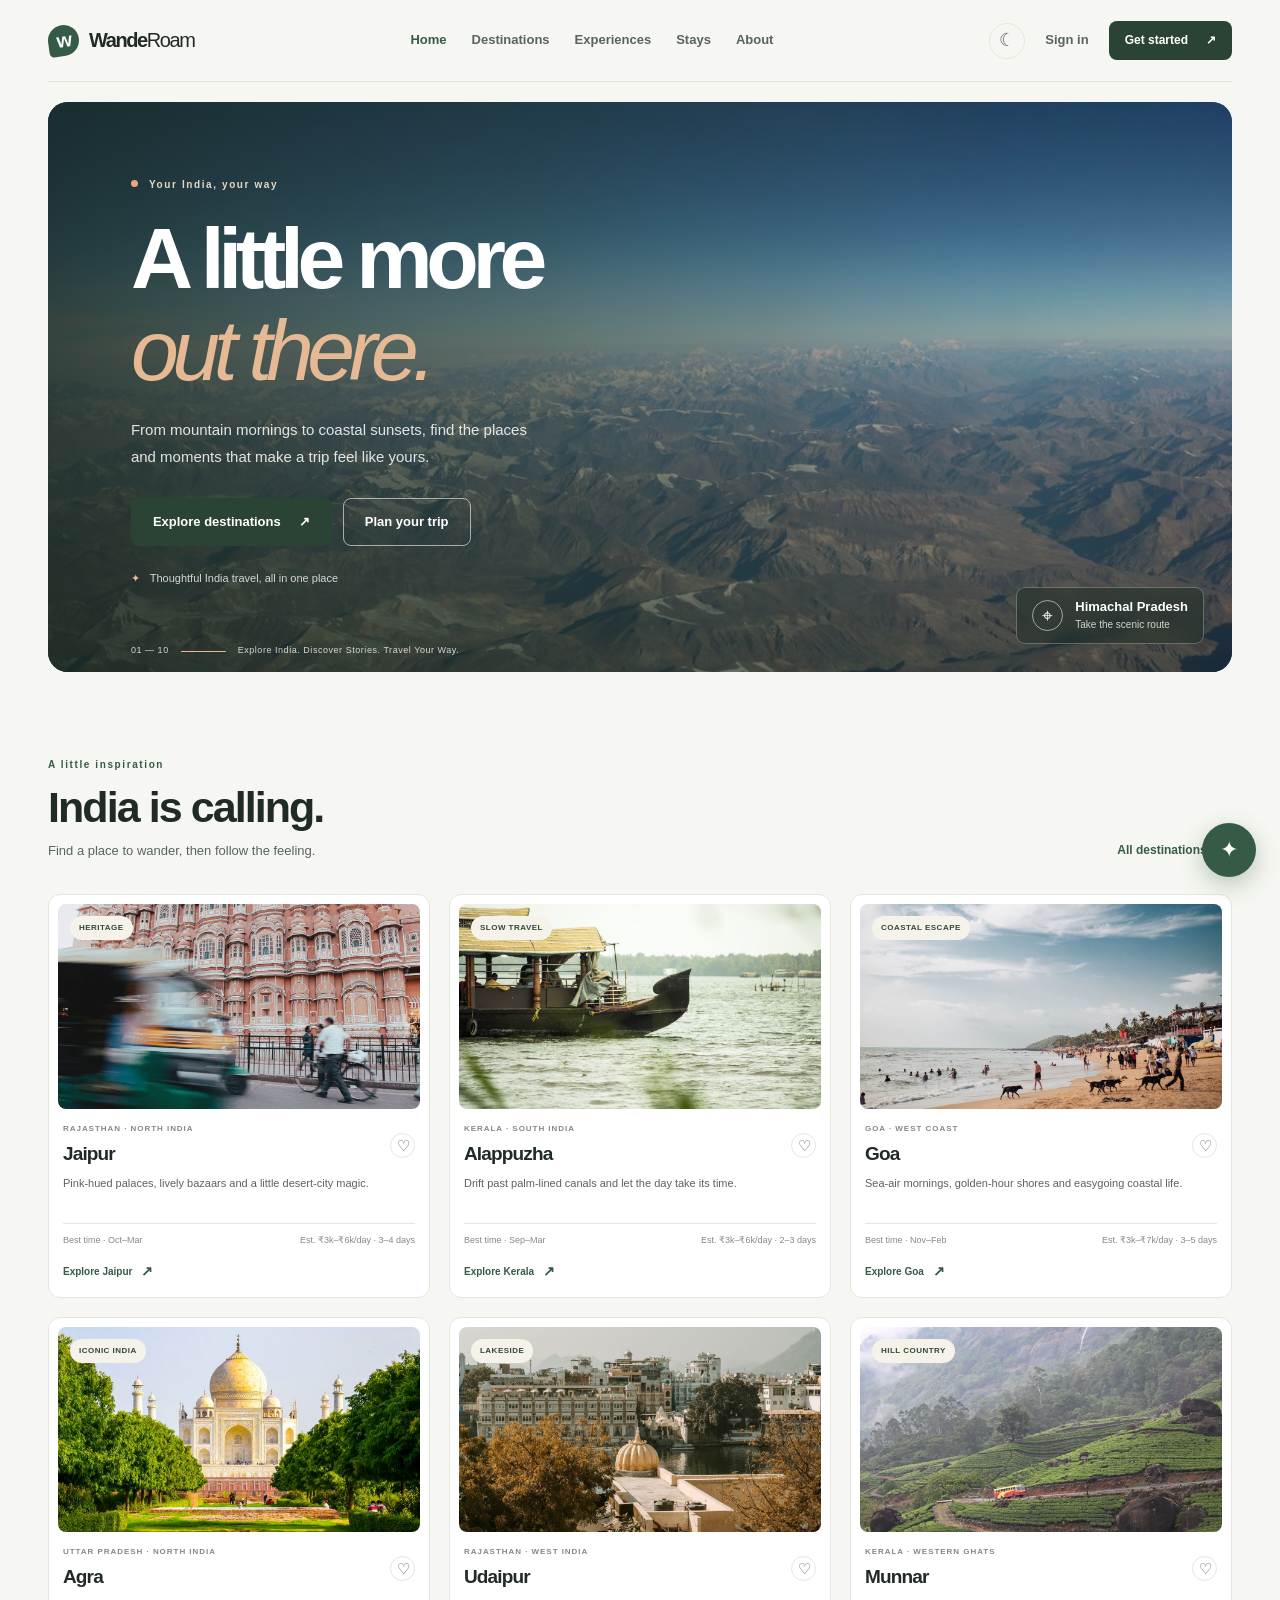
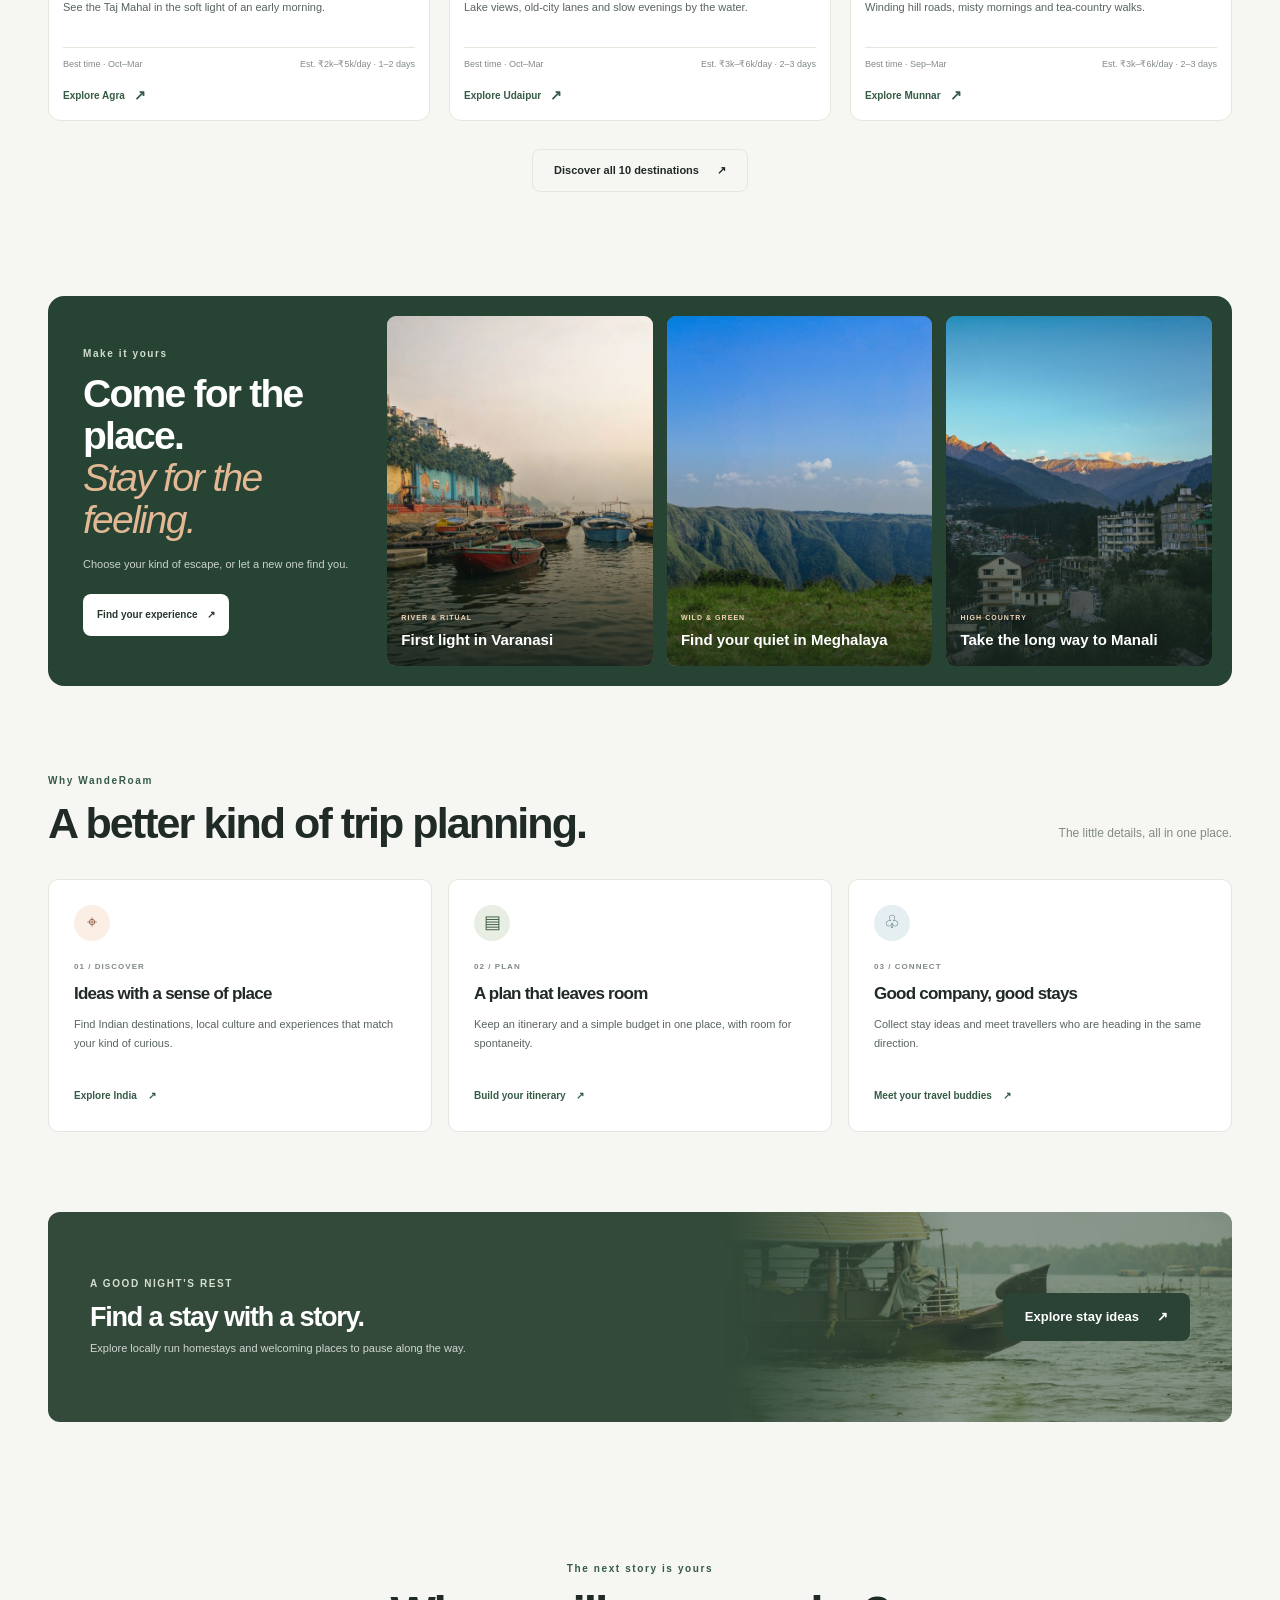
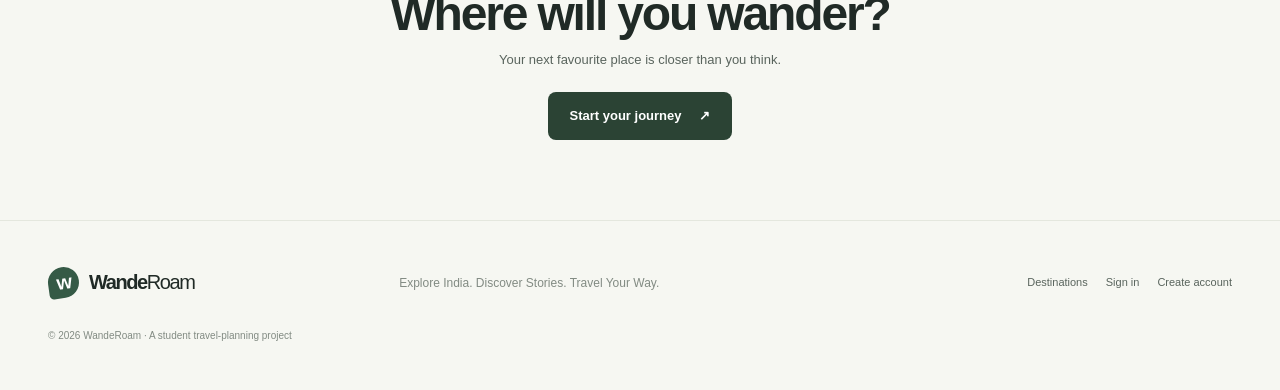
<file: index.html>
<!doctype html>
<html lang="en">
<head>
  <meta charset="utf-8">
  <meta name="viewport" content="width=device-width, initial-scale=1">
  <meta name="theme-color" content="#f6f7f2">
  <meta name="description" content="Find your next Indian escape with WandeRoam: destination ideas, local experiences, stays and easy trip planning.">
  <title>WandeRoam — Explore India, your way</title>
  <link rel="stylesheet" href="layout.css">
  <link rel="stylesheet" href="styles.css">
  <script src="theme.js" defer></script>
  <script src="dashboard.js" defer></script>
  <script src="chatbot.js" defer></script>
</head>
<body>
  <header class="site-header landing-header">
    <a class="brand" href="index.html" aria-label="WandeRoam home"><span class="brand-mark">w</span><span>Wande<span>Roam</span></span></a>
    <nav class="primary-nav" aria-label="Main navigation">
      <a class="active" href="index.html">Home</a><a href="#destinations">Destinations</a><a href="#experiences">Experiences</a><a href="#stays">Stays</a><a href="#about">About</a>
    </nav>
    <div class="header-actions"><button class="icon-button theme-toggle" type="button" data-theme-toggle aria-label="Switch to dark theme" title="Toggle theme"><span aria-hidden="true">☾</span></button><a class="text-link sign-in-link" href="signin.html">Sign in</a><a class="button button-small button-dark" href="register.html">Get started <span aria-hidden="true">↗</span></a></div>
  </header>

  <main>
    <section class="hero-shell hero-banner" aria-labelledby="hero-title">
      <img class="hero-banner-photo" src="assets/images/himalaya-scenic-landscape.jpg" alt="Snow-dusted Himalayan peaks above a green mountain valley" width="1200" height="800" fetchpriority="high">
      <div class="hero-banner-shade"></div>
      <div class="hero-copy hero-banner-copy">
        <p class="eyebrow"><span class="eyebrow-dot"></span> Your India, your way</p>
        <h1 id="hero-title">A little more<br><em>out there.</em></h1>
        <p class="hero-description">From mountain mornings to coastal sunsets, find the places and moments that make a trip feel like yours.</p>
        <div class="hero-actions"><a class="button button-dark" href="#destinations">Explore destinations <span aria-hidden="true">↗</span></a><a class="button button-outline" href="home.html#planner">Plan your trip</a></div>
        <div class="hero-trust"><span aria-hidden="true">✦</span> Thoughtful India travel, all in one place</div>
      </div>
      <div class="hero-caption hero-banner-caption"><span class="caption-icon" aria-hidden="true">⌖</span><span><strong>Himachal Pradesh</strong><small>Take the scenic route</small></span></div>
      <div class="hero-bottom-note"><span>01 — 10</span><span class="hero-line"></span><span>Explore India. Discover Stories. Travel Your Way.</span></div>
    </section>

    <section class="section destination-feature landing-destinations" id="destinations">
      <div class="section-heading"><div><p class="eyebrow">A little inspiration</p><h2>India is calling.</h2><p class="section-intro">Find a place to wander, then follow the feeling.</p></div><a class="arrow-link" href="home.html#destinations">All destinations <span>↗</span></a></div>
      <div class="landing-destination-grid">
        <article class="landing-place-card">
          <a class="landing-place-image" href="home.html#destinations"><img src="assets/images/jaipur-hawa-mahal.jpg" alt="Hawa Mahal's pink sandstone facade in Jaipur" width="1200" height="800" loading="lazy" decoding="async"><span class="place-tag">HERITAGE</span></a>
          <div class="landing-place-info"><div><p class="place-location">RAJASTHAN · NORTH INDIA</p><h3>Jaipur</h3></div><button class="save-place" type="button" aria-label="Save Jaipur" aria-pressed="false">♡</button></div>
          <p class="landing-place-description">Pink-hued palaces, lively bazaars and a little desert-city magic.</p>
          <div class="landing-place-meta"><span>Best time · Oct–Mar</span><span>Est. ₹3k–₹6k/day · 3–4 days</span></div>
          <a class="landing-place-link" href="home.html#destinations">Explore Jaipur <span>↗</span></a>
        </article>
        <article class="landing-place-card">
          <a class="landing-place-image" href="home.html#destinations"><img src="assets/images/kerala-backwaters-houseboat.jpg" alt="Houseboat moving through Kerala's tropical backwaters" width="1200" height="800" loading="lazy" decoding="async"><span class="place-tag">SLOW TRAVEL</span></a>
          <div class="landing-place-info"><div><p class="place-location">KERALA · SOUTH INDIA</p><h3>Alappuzha</h3></div><button class="save-place" type="button" aria-label="Save Alappuzha" aria-pressed="false">♡</button></div>
          <p class="landing-place-description">Drift past palm-lined canals and let the day take its time.</p>
          <div class="landing-place-meta"><span>Best time · Sep–Mar</span><span>Est. ₹3k–₹6k/day · 2–3 days</span></div>
          <a class="landing-place-link" href="home.html#destinations">Explore Kerala <span>↗</span></a>
        </article>
        <article class="landing-place-card">
          <a class="landing-place-image" href="home.html#destinations"><img src="assets/images/goa-beach-coast.jpg" alt="Warm sunset over a sandy Goa beach and Arabian Sea" width="1200" height="800" loading="lazy" decoding="async"><span class="place-tag">COASTAL ESCAPE</span></a>
          <div class="landing-place-info"><div><p class="place-location">GOA · WEST COAST</p><h3>Goa</h3></div><button class="save-place" type="button" aria-label="Save Goa" aria-pressed="false">♡</button></div>
          <p class="landing-place-description">Sea-air mornings, golden-hour shores and easygoing coastal life.</p>
          <div class="landing-place-meta"><span>Best time · Nov–Feb</span><span>Est. ₹3k–₹7k/day · 3–5 days</span></div>
          <a class="landing-place-link" href="home.html#destinations">Explore Goa <span>↗</span></a>
        </article>
        <article class="landing-place-card">
          <a class="landing-place-image" href="home.html#destinations"><img src="assets/images/agra-taj-mahal.jpg" alt="The Taj Mahal framed by its gardens in Agra" width="1200" height="800" loading="lazy" decoding="async"><span class="place-tag">ICONIC INDIA</span></a>
          <div class="landing-place-info"><div><p class="place-location">UTTAR PRADESH · NORTH INDIA</p><h3>Agra</h3></div><button class="save-place" type="button" aria-label="Save Agra" aria-pressed="false">♡</button></div>
          <p class="landing-place-description">See the Taj Mahal in the soft light of an early morning.</p>
          <div class="landing-place-meta"><span>Best time · Oct–Mar</span><span>Est. ₹2k–₹5k/day · 1–2 days</span></div>
          <a class="landing-place-link" href="home.html#destinations">Explore Agra <span>↗</span></a>
        </article>
        <article class="landing-place-card">
          <a class="landing-place-image" href="home.html#destinations"><img src="assets/images/udaipur-lake-palace.jpg" alt="Udaipur palaces and old city beside the lake" width="1200" height="800" loading="lazy" decoding="async"><span class="place-tag">LAKESIDE</span></a>
          <div class="landing-place-info"><div><p class="place-location">RAJASTHAN · WEST INDIA</p><h3>Udaipur</h3></div><button class="save-place" type="button" aria-label="Save Udaipur" aria-pressed="false">♡</button></div>
          <p class="landing-place-description">Lake views, old-city lanes and slow evenings by the water.</p>
          <div class="landing-place-meta"><span>Best time · Oct–Mar</span><span>Est. ₹3k–₹6k/day · 2–3 days</span></div>
          <a class="landing-place-link" href="home.html#destinations">Explore Udaipur <span>↗</span></a>
        </article>
        <article class="landing-place-card">
          <a class="landing-place-image" href="home.html#destinations"><img src="assets/images/munnar-tea-plantations.jpg" alt="Rolling green tea plantations across Munnar's hills" width="1200" height="800" loading="lazy" decoding="async"><span class="place-tag">HILL COUNTRY</span></a>
          <div class="landing-place-info"><div><p class="place-location">KERALA · WESTERN GHATS</p><h3>Munnar</h3></div><button class="save-place" type="button" aria-label="Save Munnar" aria-pressed="false">♡</button></div>
          <p class="landing-place-description">Winding hill roads, misty mornings and tea-country walks.</p>
          <div class="landing-place-meta"><span>Best time · Sep–Mar</span><span>Est. ₹3k–₹6k/day · 2–3 days</span></div>
          <a class="landing-place-link" href="home.html#destinations">Explore Munnar <span>↗</span></a>
        </article>
      </div>
      <div class="destination-more"><a class="button button-outline" href="home.html#destinations">Discover all 10 destinations <span>↗</span></a></div>
    </section>

    <section class="experience-band" id="experiences">
      <div class="experience-heading"><p class="eyebrow">Make it yours</p><h2>Come for the place.<br><em>Stay for the feeling.</em></h2><p>Choose your kind of escape, or let a new one find you.</p><a class="button button-light" href="home.html#destinations">Find your experience <span>↗</span></a></div>
      <a class="experience-tile" href="home.html#destinations"><img src="assets/images/varanasi-ganga-ghats-sunrise.jpg" alt="Boats on the Ganges beside the Varanasi ghats at dawn" width="1200" height="800" loading="lazy" decoding="async"><span><small>RIVER & RITUAL</small><strong>First light in Varanasi</strong></span></a>
      <a class="experience-tile" href="home.html#destinations"><img src="assets/images/meghalaya-waterfall.jpg" alt="Waterfall spilling through Meghalaya's green landscape" width="1200" height="800" loading="lazy" decoding="async"><span><small>WILD & GREEN</small><strong>Find your quiet in Meghalaya</strong></span></a>
      <a class="experience-tile" href="home.html#destinations"><img src="assets/images/manali-snow-mountains.jpg" alt="Snow-topped mountain scenery around Manali" width="1200" height="800" loading="lazy" decoding="async"><span><small>HIGH COUNTRY</small><strong>Take the long way to Manali</strong></span></a>
    </section>

    <section class="section why-section" id="about">
      <div class="section-heading"><div><p class="eyebrow">Why WandeRoam</p><h2>A better kind of trip planning.</h2></div><p class="section-aside">The little details, all in one place.</p></div>
      <div class="feature-grid">
        <article class="feature-card"><span class="feature-icon icon-peach" aria-hidden="true">⌖</span><p class="feature-number">01 / DISCOVER</p><h3>Ideas with a sense of place</h3><p>Find Indian destinations, local culture and experiences that match your kind of curious.</p><a href="#destinations">Explore India <span>↗</span></a></article>
        <article class="feature-card"><span class="feature-icon icon-green" aria-hidden="true">▤</span><p class="feature-number">02 / PLAN</p><h3>A plan that leaves room</h3><p>Keep an itinerary and a simple budget in one place, with room for spontaneity.</p><a href="home.html#planner">Build your itinerary <span>↗</span></a></article>
        <article class="feature-card"><span class="feature-icon icon-blue" aria-hidden="true">♧</span><p class="feature-number">03 / CONNECT</p><h3>Good company, good stays</h3><p>Collect stay ideas and meet travellers who are heading in the same direction.</p><a href="home.html#buddies">Meet your travel buddies <span>↗</span></a></article>
      </div>
    </section>

    <section class="recommendation-strip" id="stays"><div><p class="eyebrow">A GOOD NIGHT'S REST</p><h2>Find a stay with a story.</h2><p>Explore locally run homestays and welcoming places to pause along the way.</p></div><a class="button button-dark" href="home.html#stays">Explore stay ideas <span>↗</span></a><img src="assets/images/kerala-backwaters-houseboat.jpg" alt="A Kerala houseboat moored beside palm-shaded backwaters" width="1200" height="800" loading="lazy" decoding="async"></section>
    <section class="closing-cta"><p class="eyebrow">The next story is yours</p><h2>Where will you wander?</h2><p>Your next favourite place is closer than you think.</p><a class="button button-dark" href="register.html">Start your journey <span>↗</span></a></section>
  </main>
  <footer class="site-footer"><a class="brand" href="index.html"><span class="brand-mark">w</span><span>Wande<span>Roam</span></span></a><p>Explore India. Discover Stories. Travel Your Way.</p><div><a href="#destinations">Destinations</a><a href="signin.html">Sign in</a><a href="signup.html">Create account</a></div><small>© 2026 WandeRoam · A student travel-planning project</small></footer>
</body>
</html>
</file>
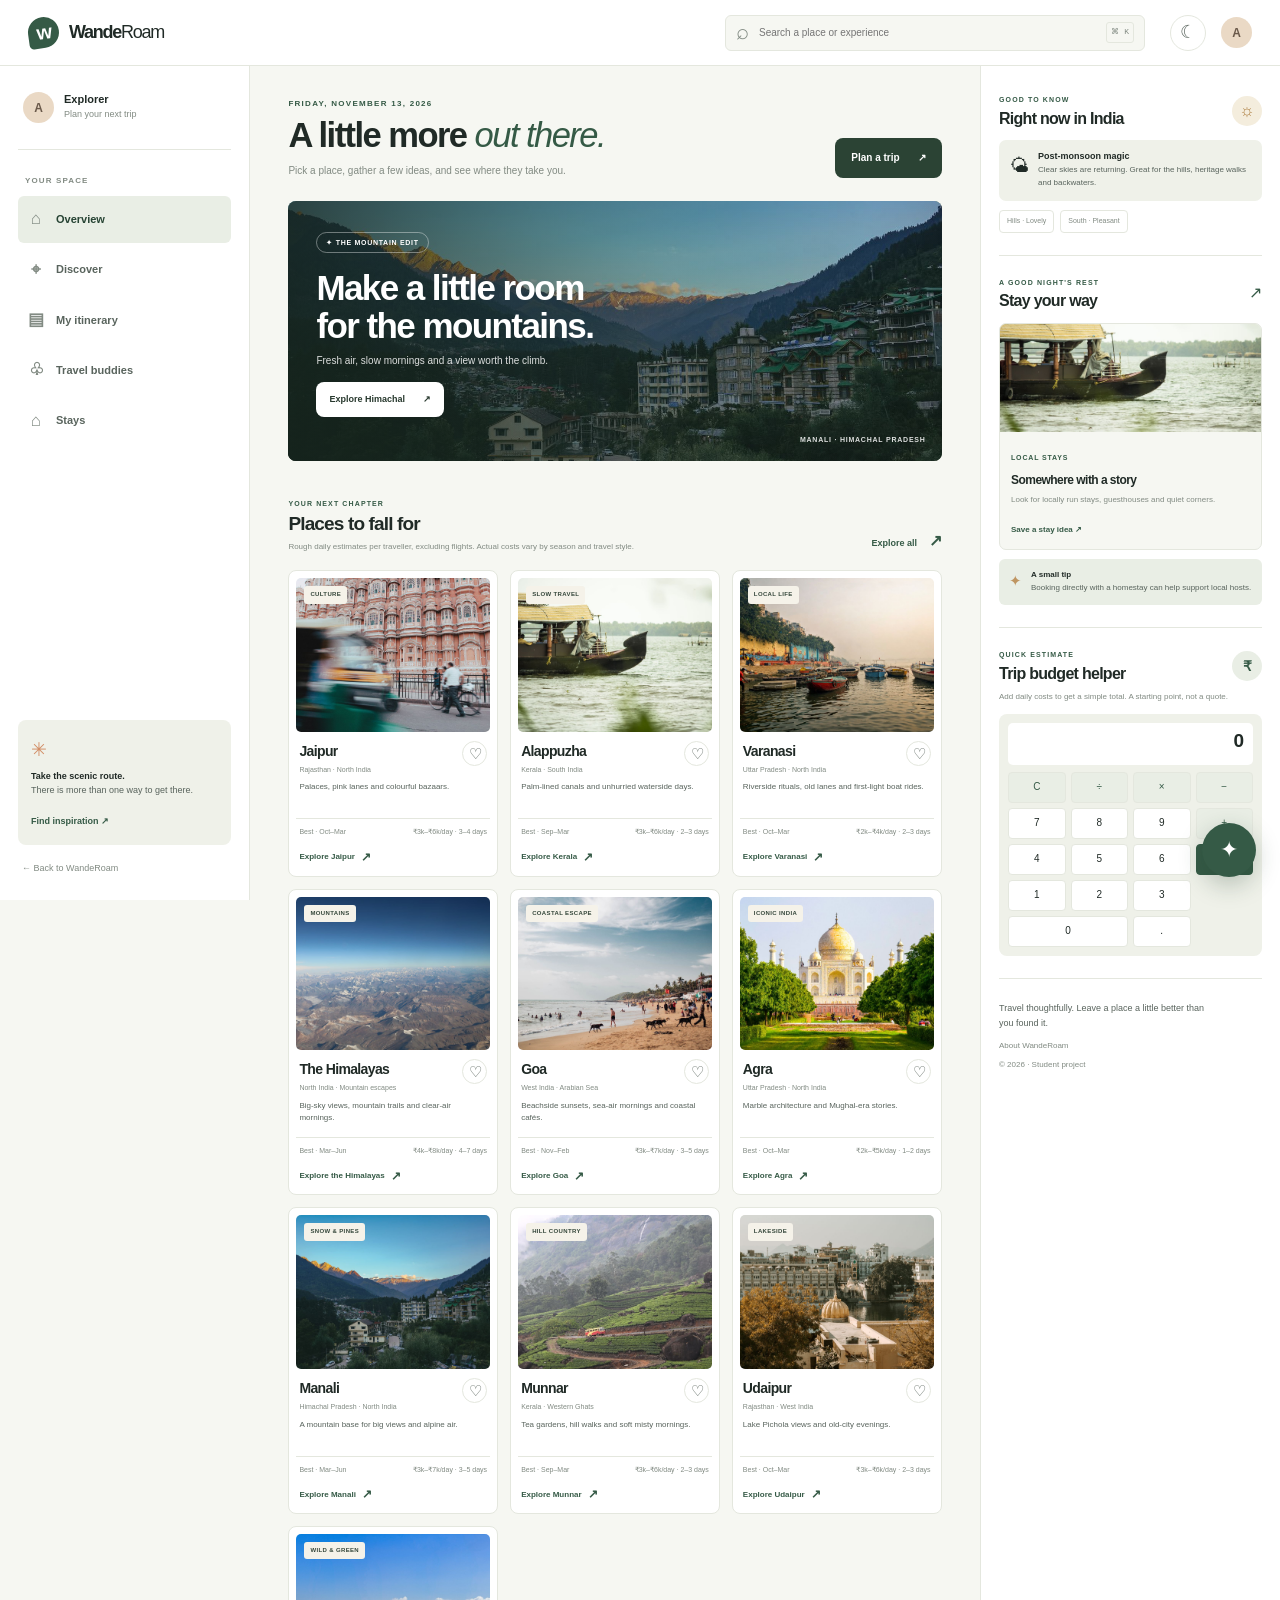
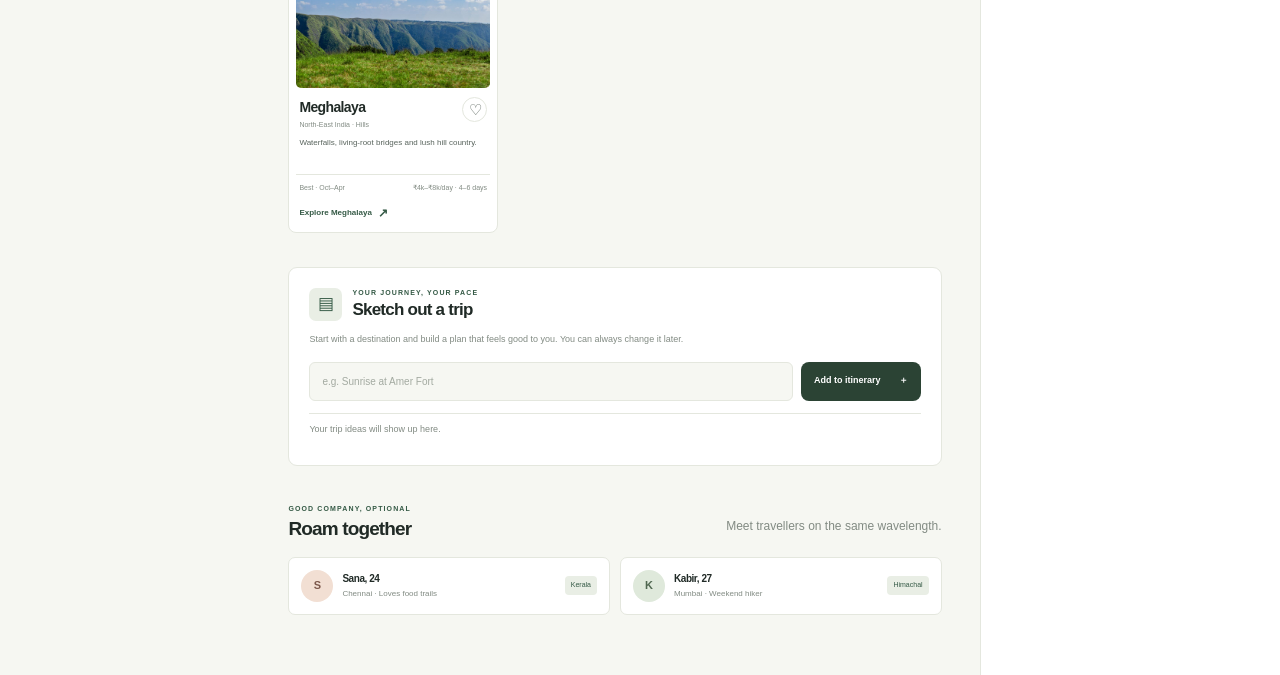
<file: home.html>
<!doctype html>
<html lang="en">
<head>
  <meta charset="utf-8"><meta name="viewport" content="width=device-width, initial-scale=1"><meta name="theme-color" content="#f6f7f2">
  <meta name="description" content="Discover destinations, make an itinerary and keep your India travel ideas together.">
  <title>Your travel dashboard — WandeRoam</title>
  <link rel="stylesheet" href="layout.css"><link rel="stylesheet" href="styles.css">
  <script src="theme.js" defer></script><script src="calculator.js" defer></script><script src="dashboard.js" defer></script><script src="chatbot.js" defer></script>
</head>
<body class="dashboard-page">
  <header class="dashboard-topbar"><button class="icon-button hamburger" type="button" id="menu-toggle" aria-label="Open navigation menu" aria-expanded="false" aria-controls="dashboard-sidebar"><span></span><span></span><span></span></button><a class="brand" href="index.html"><span class="brand-mark">w</span><span>Wande<span>Roam</span></span></a><div class="topbar-search"><span aria-hidden="true">⌕</span><input id="destination-search" type="search" placeholder="Search a place or experience" aria-label="Search destinations"><kbd>⌘ K</kbd></div><div class="topbar-actions"><button class="icon-button theme-toggle" type="button" data-theme-toggle aria-label="Switch to dark theme" title="Toggle theme"><span aria-hidden="true">☾</span></button><a class="topbar-avatar" href="signin.html" aria-label="Sign in">A</a></div></header>
  <div class="dashboard-grid">
    <aside class="dashboard-sidebar" id="dashboard-sidebar">
      <div class="sidebar-profile"><span class="profile-avatar">A</span><span><strong>Explorer</strong><small>Plan your next trip</small></span><button class="sidebar-close icon-button" type="button" id="menu-close" aria-label="Close navigation">×</button></div>
      <p class="sidebar-label">YOUR SPACE</p><nav class="side-nav" aria-label="Dashboard navigation"><a class="selected" href="home.html"><span>⌂</span>Overview</a><a href="#destinations"><span>⌖</span>Discover</a><a href="#planner"><span>▤</span>My itinerary</a><a href="#buddies"><span>♧</span>Travel buddies</a><a href="#stays"><span>⌂</span>Stays</a></nav>
      <div class="sidebar-mini"><span class="mini-spark">✳</span><p><strong>Take the scenic route.</strong><br>There is more than one way to get there.</p><a href="#destinations">Find inspiration ↗</a></div>
      <a class="sidebar-home-link" href="index.html">← Back to WandeRoam</a>
    </aside>
    <main class="dashboard-main">
      <section class="welcome-row"><div><p class="eyebrow">FRIDAY, NOVEMBER 13, 2026</p><h1>A little more <em>out there.</em></h1><p>Pick a place, gather a few ideas, and see where they take you.</p></div><a class="button button-dark" href="#planner">Plan a trip <span>↗</span></a></section>
      <section class="dash-hero"><img src="assets/images/manali-snow-mountains.jpg" alt="Snowy mountain landscape around Manali" width="1200" height="800" fetchpriority="high"><div class="dash-hero-overlay"></div><div class="dash-hero-content"><span class="image-pill">✦ THE MOUNTAIN EDIT</span><h2>Make a little room<br>for the mountains.</h2><p>Fresh air, slow mornings and a view worth the climb.</p><a href="#destinations" class="button button-light">Explore Himachal <span>↗</span></a></div><span class="dash-hero-location">MANALI · HIMACHAL PRADESH</span></section>
      <section class="dash-section" id="destinations"><div class="dash-section-heading"><div><p class="eyebrow">YOUR NEXT CHAPTER</p><h2>Places to fall for</h2><p class="place-budget-note">Rough daily estimates per traveller, excluding flights. Actual costs vary by season and travel style.</p></div><a class="arrow-link" href="#destinations">Explore all <span>↗</span></a></div><div class="place-grid">
        <article class="place-card" data-search="jaipur rajasthan heritage palaces"><a href="#planner" class="place-image"><img src="assets/images/jaipur-hawa-mahal.jpg" alt="Hawa Mahal's ornate pink facade in Jaipur" width="1200" height="800" loading="lazy" decoding="async"><span class="place-tag">CULTURE</span></a><div class="place-card-body"><div><h3>Jaipur</h3><p>Rajasthan · North India</p></div><button class="save-place" type="button" aria-label="Save Jaipur" aria-pressed="false">♡</button></div><p class="place-description">Palaces, pink lanes and colourful bazaars.</p><div class="place-meta"><span>Best · Oct–Mar</span><span>₹3k–₹6k/day · 3–4 days</span></div><a class="place-cta" href="#planner">Explore Jaipur <span>↗</span></a></article>
        <article class="place-card" data-search="alappuzha alleppey kerala backwaters houseboat"><a href="#planner" class="place-image"><img src="assets/images/kerala-backwaters-houseboat.jpg" alt="Houseboat passing through Kerala's lush backwaters" width="1200" height="800" loading="lazy" decoding="async"><span class="place-tag">SLOW TRAVEL</span></a><div class="place-card-body"><div><h3>Alappuzha</h3><p>Kerala · South India</p></div><button class="save-place" type="button" aria-label="Save Alappuzha" aria-pressed="false">♡</button></div><p class="place-description">Palm-lined canals and unhurried waterside days.</p><div class="place-meta"><span>Best · Sep–Mar</span><span>₹3k–₹6k/day · 2–3 days</span></div><a class="place-cta" href="#planner">Explore Kerala <span>↗</span></a></article>
        <article class="place-card" data-search="varanasi uttar pradesh ganges ganga ghats sunrise"><a href="#planner" class="place-image"><img src="assets/images/varanasi-ganga-ghats-sunrise.jpg" alt="Boats on the Ganges beside the Varanasi ghats at dawn" width="1200" height="800" loading="lazy" decoding="async"><span class="place-tag">LOCAL LIFE</span></a><div class="place-card-body"><div><h3>Varanasi</h3><p>Uttar Pradesh · North India</p></div><button class="save-place" type="button" aria-label="Save Varanasi" aria-pressed="false">♡</button></div><p class="place-description">Riverside rituals, old lanes and first-light boat rides.</p><div class="place-meta"><span>Best · Oct–Mar</span><span>₹2k–₹4k/day · 2–3 days</span></div><a class="place-cta" href="#planner">Explore Varanasi <span>↗</span></a></article>
        <article class="place-card" data-search="himalaya himalayas mountains landscape north india"><a href="#planner" class="place-image"><img src="assets/images/himalaya-scenic-landscape.jpg" alt="Snow-dusted Himalayan mountain range" width="1200" height="800" loading="lazy" decoding="async"><span class="place-tag">MOUNTAINS</span></a><div class="place-card-body"><div><h3>The Himalayas</h3><p>North India · Mountain escapes</p></div><button class="save-place" type="button" aria-label="Save the Himalayas" aria-pressed="false">♡</button></div><p class="place-description">Big-sky views, mountain trails and clear-air mornings.</p><div class="place-meta"><span>Best · Mar–Jun</span><span>₹4k–₹8k/day · 4–7 days</span></div><a class="place-cta" href="#planner">Explore the Himalayas <span>↗</span></a></article>
        <article class="place-card" data-search="goa beach coast sea sunset west india"><a href="#planner" class="place-image"><img src="assets/images/goa-beach-coast.jpg" alt="Golden-hour beach along Goa's Arabian Sea coast" width="1200" height="800" loading="lazy" decoding="async"><span class="place-tag">COASTAL ESCAPE</span></a><div class="place-card-body"><div><h3>Goa</h3><p>West India · Arabian Sea</p></div><button class="save-place" type="button" aria-label="Save Goa" aria-pressed="false">♡</button></div><p class="place-description">Beachside sunsets, sea-air mornings and coastal cafés.</p><div class="place-meta"><span>Best · Nov–Feb</span><span>₹3k–₹7k/day · 3–5 days</span></div><a class="place-cta" href="#planner">Explore Goa <span>↗</span></a></article>
        <article class="place-card" data-search="agra taj mahal uttar pradesh heritage"><a href="#planner" class="place-image"><img src="assets/images/agra-taj-mahal.jpg" alt="The Taj Mahal and its gardens in Agra" width="1200" height="800" loading="lazy" decoding="async"><span class="place-tag">ICONIC INDIA</span></a><div class="place-card-body"><div><h3>Agra</h3><p>Uttar Pradesh · North India</p></div><button class="save-place" type="button" aria-label="Save Agra" aria-pressed="false">♡</button></div><p class="place-description">Marble architecture and Mughal-era stories.</p><div class="place-meta"><span>Best · Oct–Mar</span><span>₹2k–₹5k/day · 1–2 days</span></div><a class="place-cta" href="#planner">Explore Agra <span>↗</span></a></article>
        <article class="place-card" data-search="manali himachal snow mountains valley"><a href="#planner" class="place-image"><img src="assets/images/manali-snow-mountains.jpg" alt="Snow-covered mountains in the Manali region" width="1200" height="800" loading="lazy" decoding="async"><span class="place-tag">SNOW & PINES</span></a><div class="place-card-body"><div><h3>Manali</h3><p>Himachal Pradesh · North India</p></div><button class="save-place" type="button" aria-label="Save Manali" aria-pressed="false">♡</button></div><p class="place-description">A mountain base for big views and alpine air.</p><div class="place-meta"><span>Best · Mar–Jun</span><span>₹3k–₹7k/day · 3–5 days</span></div><a class="place-cta" href="#planner">Explore Manali <span>↗</span></a></article>
        <article class="place-card" data-search="munnar tea plantation kerala hills"><a href="#planner" class="place-image"><img src="assets/images/munnar-tea-plantations.jpg" alt="Green tea plantations rolling across Munnar's hills" width="1200" height="800" loading="lazy" decoding="async"><span class="place-tag">HILL COUNTRY</span></a><div class="place-card-body"><div><h3>Munnar</h3><p>Kerala · Western Ghats</p></div><button class="save-place" type="button" aria-label="Save Munnar" aria-pressed="false">♡</button></div><p class="place-description">Tea gardens, hill walks and soft misty mornings.</p><div class="place-meta"><span>Best · Sep–Mar</span><span>₹3k–₹6k/day · 2–3 days</span></div><a class="place-cta" href="#planner">Explore Munnar <span>↗</span></a></article>
        <article class="place-card" data-search="udaipur lake palace pichola rajasthan"><a href="#planner" class="place-image"><img src="assets/images/udaipur-lake-palace.jpg" alt="Udaipur palaces and old city beside the lake" width="1200" height="800" loading="lazy" decoding="async"><span class="place-tag">LAKESIDE</span></a><div class="place-card-body"><div><h3>Udaipur</h3><p>Rajasthan · West India</p></div><button class="save-place" type="button" aria-label="Save Udaipur" aria-pressed="false">♡</button></div><p class="place-description">Lake Pichola views and old-city evenings.</p><div class="place-meta"><span>Best · Oct–Mar</span><span>₹3k–₹6k/day · 2–3 days</span></div><a class="place-cta" href="#planner">Explore Udaipur <span>↗</span></a></article>
        <article class="place-card" data-search="meghalaya waterfalls green landscape northeast india"><a href="#planner" class="place-image"><img src="assets/images/meghalaya-waterfall.jpg" alt="Waterfall tumbling through Meghalaya's green landscape" width="1200" height="800" loading="lazy" decoding="async"><span class="place-tag">WILD & GREEN</span></a><div class="place-card-body"><div><h3>Meghalaya</h3><p>North-East India · Hills</p></div><button class="save-place" type="button" aria-label="Save Meghalaya" aria-pressed="false">♡</button></div><p class="place-description">Waterfalls, living-root bridges and lush hill country.</p><div class="place-meta"><span>Best · Oct–Apr</span><span>₹4k–₹8k/day · 4–6 days</span></div><a class="place-cta" href="#planner">Explore Meghalaya <span>↗</span></a></article>
      </div><p class="search-empty" id="search-empty" hidden>No places match that search yet. Try another destination.</p></section>
      <section class="planner-panel" id="planner"><div class="planner-heading"><span class="planner-icon">▤</span><div><p class="eyebrow">YOUR JOURNEY, YOUR PACE</p><h2>Sketch out a trip</h2></div></div><p class="planner-copy">Start with a destination and build a plan that feels good to you. You can always change it later.</p><form class="itinerary-form" id="itinerary-form"><label class="visually-hidden" for="trip-stop">Add a destination or activity</label><input id="trip-stop" type="text" placeholder="e.g. Sunrise at Amer Fort" required><button class="button button-dark" type="submit">Add to itinerary <span>＋</span></button></form><ul class="itinerary-list" id="itinerary-list" aria-live="polite"><li class="itinerary-empty">Your trip ideas will show up here.</li></ul></section>
      <section class="dash-section" id="buddies"><div class="dash-section-heading"><div><p class="eyebrow">GOOD COMPANY, OPTIONAL</p><h2>Roam together</h2></div><span class="section-aside">Meet travellers on the same wavelength.</span></div><div class="buddy-grid"><article class="buddy-card"><div class="buddy-avatar buddy-one">S</div><div><h3>Sana, 24</h3><p>Chennai · Loves food trails</p></div><span class="buddy-interest">Kerala</span></article><article class="buddy-card"><div class="buddy-avatar buddy-two">K</div><div><h3>Kabir, 27</h3><p>Mumbai · Weekend hiker</p></div><span class="buddy-interest">Himachal</span></article></div></section>
    </main>
    <aside class="dashboard-rail">
      <section class="rail-section rail-season"><div class="rail-heading"><div><p class="eyebrow">GOOD TO KNOW</p><h2>Right now in India</h2></div><span class="weather-icon">☼</span></div><div class="season-card"><span class="season-emoji">🌤</span><div><strong>Post-monsoon magic</strong><p>Clear skies are returning. Great for the hills, heritage walks and backwaters.</p></div></div><div class="season-tags"><span>Hills · Lovely</span><span>South · Pleasant</span></div></section>
      <section class="rail-section" id="stays"><div class="rail-heading"><div><p class="eyebrow">A GOOD NIGHT'S REST</p><h2>Stay your way</h2></div><a class="small-arrow" href="index.html#stays" aria-label="Explore stay options">↗</a></div><article class="stay-card"><img src="assets/images/kerala-backwaters-houseboat.jpg" alt="A houseboat gliding through Kerala's backwaters" width="1200" height="800" loading="lazy" decoding="async"><div><span class="stay-category">LOCAL STAYS</span><h3>Somewhere with a story</h3><p>Look for locally run stays, guesthouses and quiet corners.</p><a href="signup.html">Save a stay idea ↗</a></div></article><article class="stay-tip"><span>✦</span><p><strong>A small tip</strong><br>Booking directly with a homestay can help support local hosts.</p></article></section>
      <section class="rail-section budget-section"><div class="rail-heading"><div><p class="eyebrow">QUICK ESTIMATE</p><h2>Trip budget helper</h2></div><span class="calculator-icon">₹</span></div><p class="calculator-intro">Add daily costs to get a simple total. A starting point, not a quote.</p><div class="calculator" id="calculator"><output class="calculator-display" id="calculator-display" aria-live="polite">0</output><div class="calculator-keys" role="group" aria-label="Budget calculator"><button type="button" data-calc="clear" class="calc-special">C</button><button type="button" data-calc="operator" data-value="/" class="calc-special">÷</button><button type="button" data-calc="operator" data-value="*" class="calc-special">×</button><button type="button" data-calc="operator" data-value="-" class="calc-special">−</button><button type="button" data-calc="digit" data-value="7">7</button><button type="button" data-calc="digit" data-value="8">8</button><button type="button" data-calc="digit" data-value="9">9</button><button type="button" data-calc="operator" data-value="+" class="calc-special">+</button><button type="button" data-calc="digit" data-value="4">4</button><button type="button" data-calc="digit" data-value="5">5</button><button type="button" data-calc="digit" data-value="6">6</button><button type="button" data-calc="equals" class="calc-equals">=</button><button type="button" data-calc="digit" data-value="1">1</button><button type="button" data-calc="digit" data-value="2">2</button><button type="button" data-calc="digit" data-value="3">3</button><button type="button" data-calc="digit" data-value="0" class="calc-zero">0</button><button type="button" data-calc="decimal" data-value=".">.</button></div></div></section>
      <div class="rail-footer"><p>Travel thoughtfully. Leave a place a little better than you found it.</p><a href="index.html">About WandeRoam</a><span>© 2026 · Student project</span></div>
    </aside>
  </div>
  <div class="drawer-scrim" id="drawer-scrim"></div>
</body>
</html>
</file>
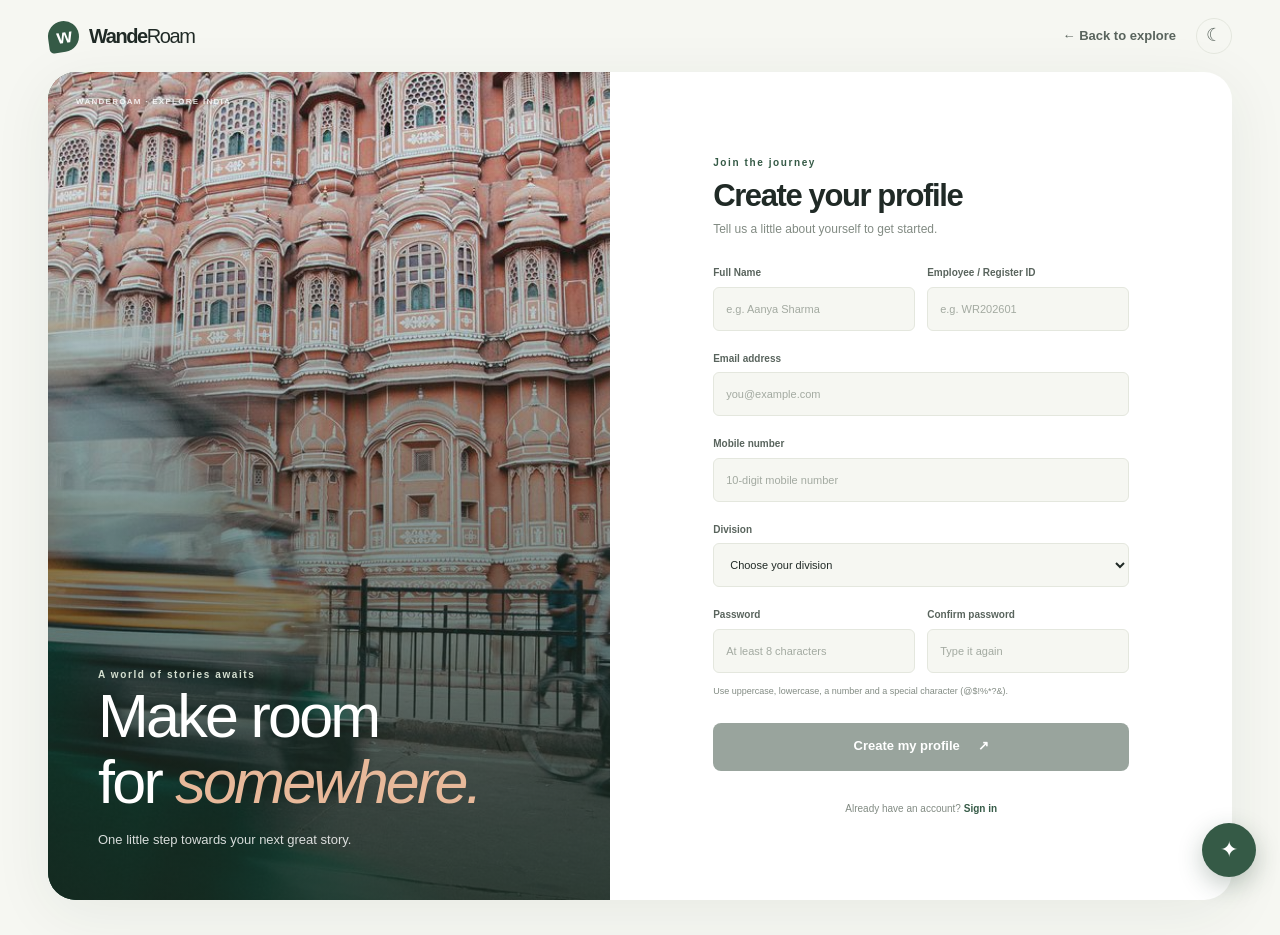
<file: register.html>
<!doctype html>
<html lang="en">
<head>
  <meta charset="utf-8"><meta name="viewport" content="width=device-width, initial-scale=1"><meta name="theme-color" content="#f6f7f2">
  <title>Create your WandeRoam profile</title>
  <link rel="stylesheet" href="layout.css"><link rel="stylesheet" href="styles.css">
  <script src="theme.js" defer></script><script src="validation.js" defer></script>
</head>
<body class="auth-page">
  <header class="site-header auth-header"><a class="brand" href="index.html"><span class="brand-mark">w</span><span>Wande<span>Roam</span></span></a><div class="header-actions"><a class="text-link" href="index.html">← Back to explore</a><button class="icon-button theme-toggle" type="button" data-theme-toggle aria-label="Switch to dark theme" title="Toggle theme"><span aria-hidden="true">☾</span></button></div></header>
  <main class="auth-layout">
    <aside class="auth-visual"><img src="assets/images/jaipur-hawa-mahal.jpg" alt="Hawa Mahal in Jaipur glowing in warm evening light" width="1200" height="800"><div class="auth-visual-content"><span class="eyebrow">A world of stories awaits</span><h1>Make room<br>for <em>somewhere.</em></h1><p>One little step towards your next great story.</p></div><span class="auth-visual-foot">WANDEROAM · EXPLORE INDIA</span></aside>
    <section class="auth-form-wrap"><div class="auth-form-heading"><p class="eyebrow">Join the journey</p><h2>Create your profile</h2><p>Tell us a little about yourself to get started.</p></div>
      <form id="register-form" class="form-card" novalidate>
        <div class="form-row"><div class="field"><label for="fullName">Full Name</label><input id="fullName" name="fullName" type="text" autocomplete="name" placeholder="e.g. Aanya Sharma" aria-describedby="fullName-error" required><span class="error-msg" id="fullName-error"></span></div><div class="field"><label for="empId">Employee / Register ID</label><input id="empId" name="empId" type="text" autocomplete="off" placeholder="e.g. WR202601" aria-describedby="empId-error" required><span class="error-msg" id="empId-error"></span></div></div>
        <div class="field"><label for="email">Email address</label><input id="email" name="email" type="email" autocomplete="email" placeholder="you@example.com" aria-describedby="email-error" required><span class="error-msg" id="email-error"></span></div>
        <div class="field"><label for="mobile">Mobile number</label><input id="mobile" name="mobile" type="tel" inputmode="numeric" autocomplete="tel" placeholder="10-digit mobile number" aria-describedby="mobile-error" required><span class="error-msg" id="mobile-error"></span></div>
        <div class="field"><label for="dept">Division</label><select id="dept" name="dept" aria-describedby="dept-error" required><option value="">Choose your division</option><option>Computer Science & Engineering</option><option>Information Technology</option><option>Electronics & Communication</option><option>Electrical & Electronics</option><option>Mechanical Engineering</option><option>Civil Engineering</option><option>Other</option></select><span class="error-msg" id="dept-error"></span></div>
        <div class="form-row"><div class="field"><label for="password">Password</label><input id="password" name="password" type="password" autocomplete="new-password" placeholder="At least 8 characters" aria-describedby="password-error" required><span class="error-msg" id="password-error"></span></div><div class="field"><label for="confirmPassword">Confirm password</label><input id="confirmPassword" name="confirmPassword" type="password" autocomplete="new-password" placeholder="Type it again" aria-describedby="confirmPassword-error" required><span class="error-msg" id="confirmPassword-error"></span></div></div>
        <p class="password-hint">Use uppercase, lowercase, a number and a special character (@$!%*?&amp;).</p>
        <button id="register-submit" class="button button-dark button-full" type="submit" disabled>Create my profile <span>↗</span></button><p class="form-feedback" id="register-feedback" role="status" aria-live="polite"></p>
        <p class="form-switch">Already have an account? <a href="signin.html">Sign in</a></p>
      </form>
    </section>
  </main>
  <script src="chatbot.js" defer></script>
</body>
</html>
</file>
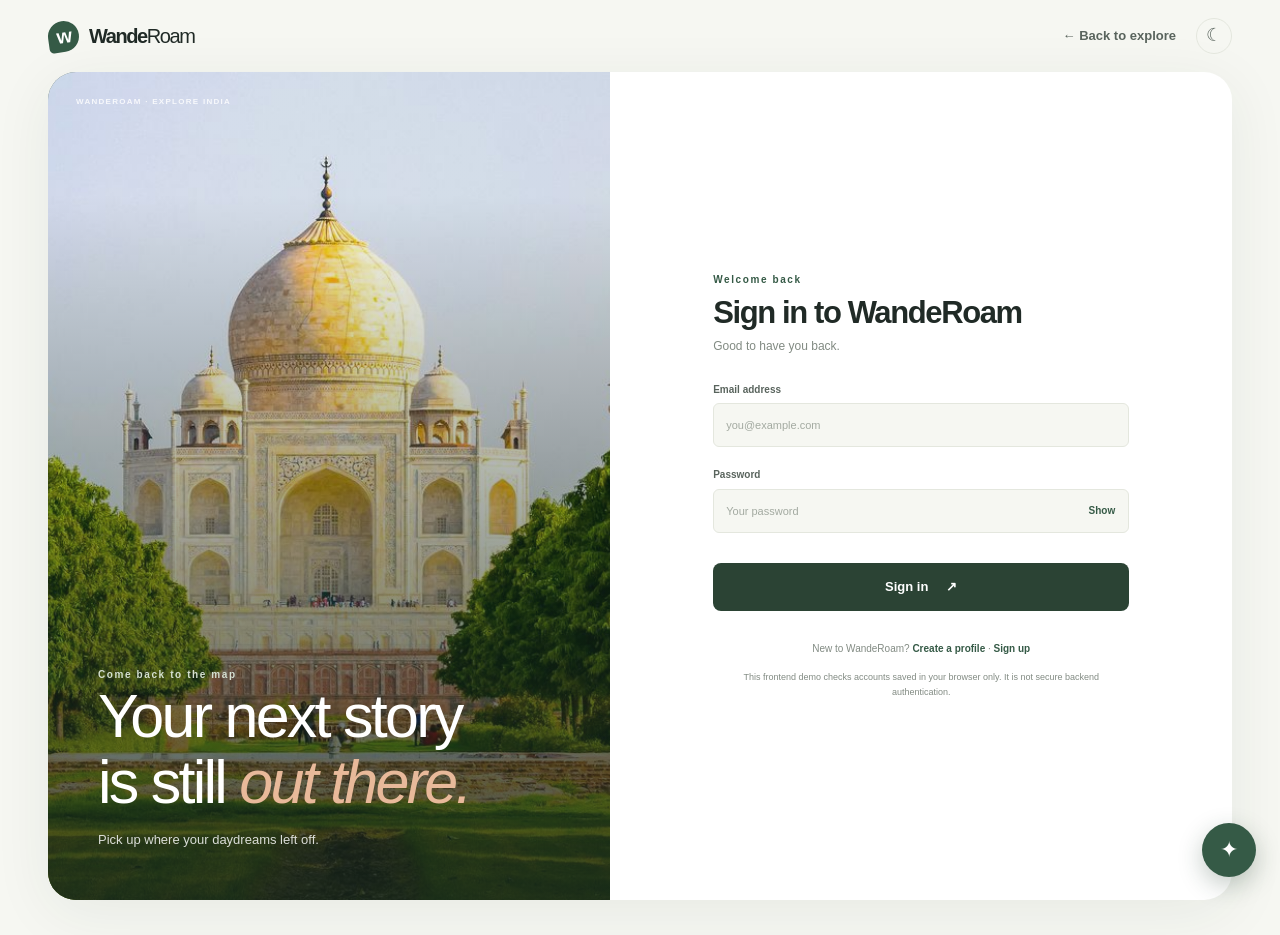
<file: signin.html>
<!doctype html>
<html lang="en">
<head>
  <meta charset="utf-8"><meta name="viewport" content="width=device-width, initial-scale=1"><meta name="theme-color" content="#f6f7f2">
  <title>Sign in — WandeRoam</title>
  <link rel="stylesheet" href="layout.css"><link rel="stylesheet" href="styles.css">
  <script src="theme.js" defer></script><script src="validation.js" defer></script>
</head>
<body class="auth-page">
  <header class="site-header auth-header"><a class="brand" href="index.html"><span class="brand-mark">w</span><span>Wande<span>Roam</span></span></a><div class="header-actions"><a class="text-link" href="index.html">← Back to explore</a><button class="icon-button theme-toggle" type="button" data-theme-toggle aria-label="Switch to dark theme" title="Toggle theme"><span aria-hidden="true">☾</span></button></div></header>
  <main class="auth-layout">
    <aside class="auth-visual signin-visual"><img src="assets/images/agra-taj-mahal.jpg" alt="The Taj Mahal in Agra at the edge of its gardens" width="1200" height="800"><div class="auth-visual-content"><span class="eyebrow">Come back to the map</span><h1>Your next story<br>is still <em>out there.</em></h1><p>Pick up where your daydreams left off.</p></div><span class="auth-visual-foot">WANDEROAM · EXPLORE INDIA</span></aside>
    <section class="auth-form-wrap"><div class="auth-form-heading"><p class="eyebrow">Welcome back</p><h2>Sign in to WandeRoam</h2><p>Good to have you back.</p></div>
      <form id="signin-form" class="form-card" novalidate>
        <div class="field"><label for="signin-email">Email address</label><input id="signin-email" name="email" type="email" autocomplete="email" placeholder="you@example.com" required><span class="error-msg" id="signin-email-error"></span></div>
        <div class="field"><label for="signin-password">Password</label><div class="password-input-wrap"><input id="signin-password" name="password" type="password" autocomplete="current-password" placeholder="Your password" required><button class="password-toggle" type="button" data-password-toggle="signin-password" aria-label="Show password">Show</button></div><span class="error-msg" id="signin-password-error"></span></div>
        <div class="signin-alert" id="signin-alert" role="alert" aria-live="assertive" hidden></div>
        <button class="button button-dark button-full" type="submit">Sign in <span>↗</span></button><p class="form-feedback" id="signin-feedback" role="status" aria-live="polite"></p>
        <p class="form-switch">New to WandeRoam? <a href="register.html">Create a profile</a> · <a href="signup.html">Sign up</a></p>
        <p class="demo-note">This frontend demo checks accounts saved in your browser only. It is not secure backend authentication.</p>
      </form>
    </section>
  </main>
  <script src="chatbot.js" defer></script>
</body>
</html>
</file>
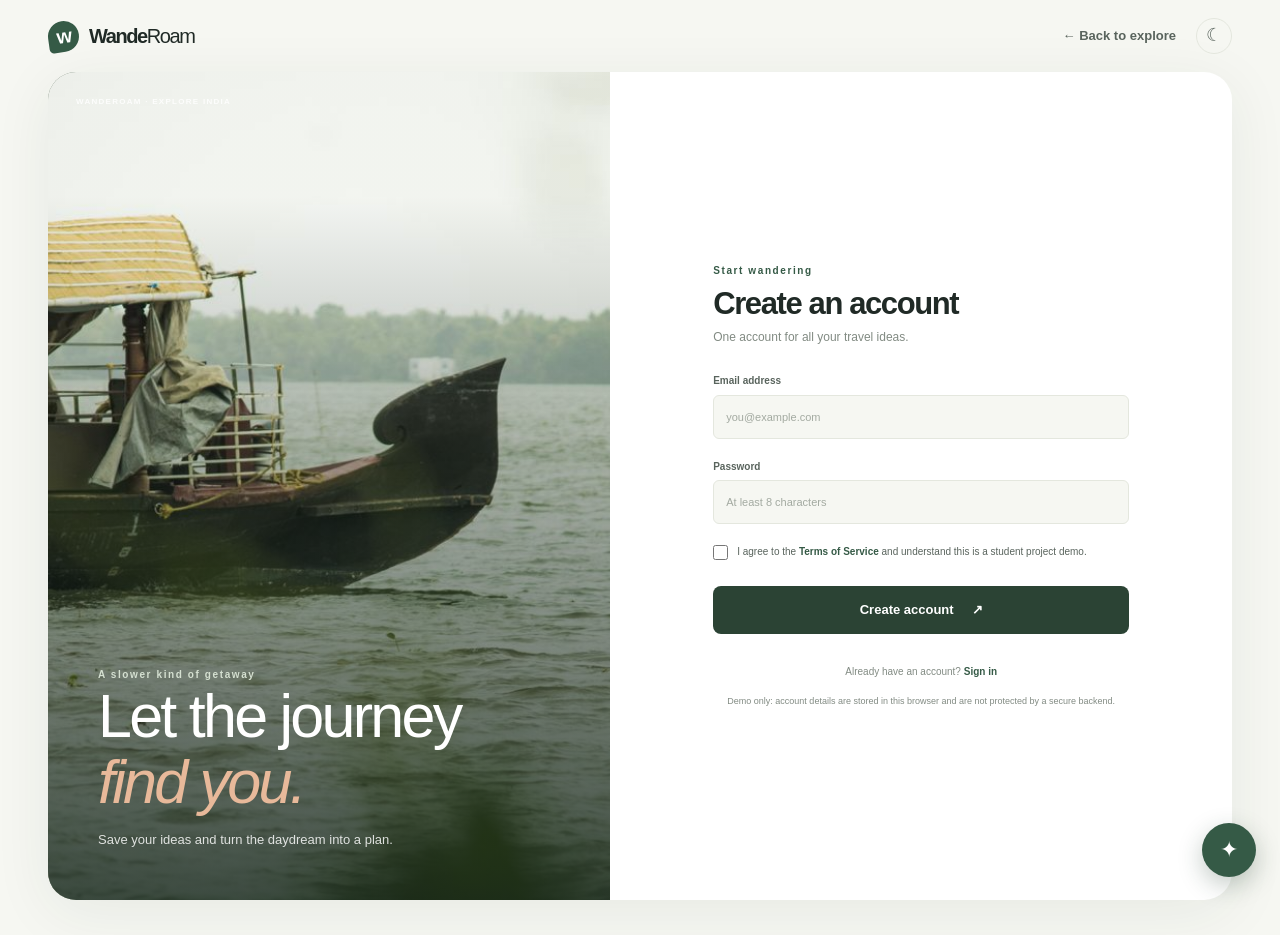
<file: signup.html>
<!doctype html>
<html lang="en">
<head>
  <meta charset="utf-8"><meta name="viewport" content="width=device-width, initial-scale=1"><meta name="theme-color" content="#f6f7f2">
  <title>Sign up — WandeRoam</title>
  <link rel="stylesheet" href="layout.css"><link rel="stylesheet" href="styles.css">
  <script src="theme.js" defer></script><script src="validation.js" defer></script>
</head>
<body class="auth-page">
  <header class="site-header auth-header"><a class="brand" href="index.html"><span class="brand-mark">w</span><span>Wande<span>Roam</span></span></a><div class="header-actions"><a class="text-link" href="index.html">← Back to explore</a><button class="icon-button theme-toggle" type="button" data-theme-toggle aria-label="Switch to dark theme" title="Toggle theme"><span aria-hidden="true">☾</span></button></div></header>
  <main class="auth-layout">
    <aside class="auth-visual signup-visual"><img src="assets/images/kerala-backwaters-houseboat.jpg" alt="Houseboat moving through Kerala's tropical backwaters" width="1200" height="800"><div class="auth-visual-content"><span class="eyebrow">A slower kind of getaway</span><h1>Let the journey<br><em>find you.</em></h1><p>Save your ideas and turn the daydream into a plan.</p></div><span class="auth-visual-foot">WANDEROAM · EXPLORE INDIA</span></aside>
    <section class="auth-form-wrap"><div class="auth-form-heading"><p class="eyebrow">Start wandering</p><h2>Create an account</h2><p>One account for all your travel ideas.</p></div>
      <form id="signup-form" class="form-card" novalidate>
        <div class="field"><label for="signup-email">Email address</label><input id="signup-email" name="email" type="email" autocomplete="email" placeholder="you@example.com" required><span class="error-msg" id="signup-email-error"></span></div>
        <div class="field"><label for="signup-password">Password</label><input id="signup-password" name="password" type="password" autocomplete="new-password" placeholder="At least 8 characters" required><span class="error-msg" id="signup-password-error"></span></div>
        <label class="checkbox-field"><input id="terms" name="terms" type="checkbox"><span>I agree to the <a href="#terms-note">Terms of Service</a> and understand this is a student project demo.</span></label><span class="error-msg" id="terms-error"></span>
        <button class="button button-dark button-full" type="submit">Create account <span>↗</span></button><p class="form-feedback" id="signup-feedback" role="status" aria-live="polite"></p>
        <p class="form-switch">Already have an account? <a href="signin.html">Sign in</a></p>
        <p class="demo-note" id="terms-note">Demo only: account details are stored in this browser and are not protected by a secure backend.</p>
      </form>
    </section>
  </main>
  <script src="chatbot.js" defer></script>
</body>
</html>
</file>
<file: layout.css>
:root {
  color-scheme: light;
  --page: #f6f7f2;
  --surface: #fff;
  --surface-soft: #eff1e9;
  --ink: #202a26;
  --ink-soft: #59645d;
  --muted: #828b83;
  --line: #e4e7de;
  --green: #355a46;
  --green-deep: #264333;
  --green-pale: #e9eee5;
  --peach: #eaa681;
  --blue-pale: #e5eef0;
  --shadow: 0 18px 50px rgba(37, 51, 41, .09);
  --radius: 18px;
  --radius-large: 28px;
}

:root[data-theme="dark"] {
  color-scheme: dark;
  --page: #171d19;
  --surface: #202923;
  --surface-soft: #28332b;
  --ink: #eff3ed;
  --ink-soft: #c1cbc1;
  --muted: #9aa79d;
  --line: #354139;
  --green: #8db99a;
  --green-deep: #c2dcc8;
  --green-pale: #293a2e;
  --peach: #e5a984;
  --blue-pale: #29393b;
  --shadow: 0 18px 50px rgba(0, 0, 0, .24);
}

* { box-sizing: border-box; }
html { scroll-behavior: smooth; scroll-padding-top: 84px; }
body {
  margin: 0;
  background: var(--page);
  color: var(--ink);
  font-family: "DM Sans", sans-serif;
  font-size: 15px;
  line-height: 1.55;
  transition: background-color .2s ease, color .2s ease;
}
button, input, select { font: inherit; }
button, a { -webkit-tap-highlight-color: transparent; }
a { color: inherit; text-decoration: none; }
button { color: inherit; }
img { display: block; max-width: 100%; }
h1, h2, h3, p { margin-top: 0; }
h1, h2, h3 { font-family: Manrope, sans-serif; letter-spacing: -.045em; }
h1, h2 { line-height: 1.08; }
::selection { color: #fff; background: #53765d; }

.site-header {
  width: min(1320px, calc(100% - 96px));
  height: 82px;
  margin: 0 auto;
  display: flex;
  align-items: center;
  justify-content: space-between;
  gap: 30px;
  border-bottom: 1px solid var(--line);
}
.brand { display: inline-flex; align-items: center; gap: 10px; font: 800 20px Manrope, sans-serif; letter-spacing: -.07em; white-space: nowrap; }
.brand > span:last-child > span { font-weight: 500; }
.brand-mark { width: 31px; height: 31px; display: grid; place-items: center; color: #fff; background: var(--green); border-radius: 50% 50% 50% 14%; font: 800 20px Manrope, sans-serif; letter-spacing: -.08em; transform: rotate(-8deg); }
.brand-mark::first-letter { transform: rotate(8deg); }
.primary-nav { display: flex; align-items: center; gap: 32px; height: 100%; }
.primary-nav a, .text-link { font-size: 13px; font-weight: 600; color: var(--ink-soft); transition: color .18s ease; }
.primary-nav a:hover, .primary-nav a.active, .text-link:hover { color: var(--green); }
.header-actions { display: flex; align-items: center; gap: 20px; }
.icon-button { border: 0; background: transparent; cursor: pointer; display: inline-grid; place-items: center; }
.theme-toggle { width: 36px; height: 36px; border: 1px solid var(--line); border-radius: 50%; color: var(--ink-soft); font-size: 18px; transition: background .2s, color .2s; }
.theme-toggle:hover { background: var(--surface-soft); color: var(--ink); }
.button { min-height: 48px; display: inline-flex; align-items: center; justify-content: center; gap: 18px; padding: 0 21px; border: 1px solid transparent; border-radius: 8px; font-size: 13px; font-weight: 700; cursor: pointer; transition: transform .18s ease, background .18s ease, border-color .18s ease; }
.button:hover:not(:disabled) { transform: translateY(-2px); }
.button:disabled { opacity: .48; cursor: not-allowed; }
.button-dark { color: #fff; background: #2b4334; }
.button-dark:hover:not(:disabled) { background: #1d3326; }
.button-light { color: #27382d; background: #fff; }
.button-outline { border-color: var(--line); background: transparent; color: var(--ink); }
.button-outline:hover { border-color: var(--green); }
.button-small { min-height: 39px; padding: 0 15px; font-size: 12px; }
.button-full { width: 100%; margin-top: 10px; }
.eyebrow { margin-bottom: 12px; color: var(--green); font-size: 10px; font-weight: 700; letter-spacing: .16em; line-height: 1.4; }
.eyebrow-dot { width: 7px; height: 7px; display: inline-block; margin: 0 7px 1px 0; border-radius: 50%; background: var(--peach); }
.section { width: min(1200px, calc(100% - 96px)); margin: 0 auto; padding: 104px 0; }
.section-heading { display: flex; align-items: end; justify-content: space-between; gap: 24px; margin-bottom: 32px; }
.section-heading h2 { margin: 0; font-size: clamp(30px, 3.5vw, 43px); }
.arrow-link { color: var(--green); font-size: 12px; font-weight: 700; white-space: nowrap; }
.arrow-link span { padding-left: 9px; font-size: 16px; }
.section-aside { margin: 0 0 4px; color: var(--muted); font-size: 12px; }
.site-footer { min-height: 170px; padding: 38px max(48px, calc((100% - 1200px) / 2)); display: grid; grid-template-columns: 1fr 1.5fr 1fr; align-items: center; gap: 12px 30px; border-top: 1px solid var(--line); }
.site-footer > p { margin: 0; color: var(--muted); font-size: 12px; }
.site-footer > div { justify-self: end; display: flex; gap: 18px; font-size: 11px; color: var(--ink-soft); }
.site-footer > small { grid-column: 1 / -1; color: var(--muted); font-size: 10px; }
.visually-hidden { position: absolute; width: 1px; height: 1px; padding: 0; margin: -1px; overflow: hidden; clip: rect(0,0,0,0); white-space: nowrap; border: 0; }

@media (max-width: 850px) {
  .site-header { width: calc(100% - 48px); gap: 18px; }
  .primary-nav { gap: 17px; }
  .primary-nav a { font-size: 12px; }
  .header-actions { gap: 12px; }
  .section { width: calc(100% - 48px); }
}
@media (max-width: 650px) {
  .site-header { width: calc(100% - 36px); height: 70px; }
  .primary-nav { display: none; }
  .header-actions { gap: 11px; }
  .sign-in-link { display: none; }
  .section { width: calc(100% - 36px); padding: 72px 0; }
  .section-heading { align-items: start; }
  .site-footer { padding: 32px 18px; grid-template-columns: 1fr; text-align: center; justify-items: center; }
  .site-footer > div { justify-self: center; }
  .site-footer > small { grid-column: auto; }
}
</file>
<file: styles.css>
/* Landing page */
.hero-shell { width: min(1320px, calc(100% - 96px)); min-height: 600px; margin: 0 auto; padding: 46px 0 30px; display: grid; grid-template-columns: .87fr 1.13fr; grid-template-rows: 1fr auto; column-gap: 65px; }
.hero-copy { align-self: center; padding: 10px 0 45px 4.5%; }
.hero-copy h1 { margin: 22px 0 22px; font-size: clamp(48px, 6vw, 78px); font-weight: 600; letter-spacing: -.075em; }
.hero-copy h1 em, .story-copy h2 em, .welcome-row h1 em { color: var(--green); font-weight: 500; }
.hero-description { max-width: 385px; margin-bottom: 28px; color: var(--ink-soft); font-size: 15px; line-height: 1.8; }
.hero-actions { display: flex; gap: 11px; flex-wrap: wrap; }
.social-proof { display: flex; align-items: center; gap: 13px; margin-top: 47px; }
.avatar-stack { display: flex; padding-left: 3px; }
.avatar-stack span { width: 30px; height: 30px; display: grid; place-items: center; margin-left: -4px; border: 2px solid var(--page); border-radius: 50%; color: #fff; background: #8c765f; font-size: 9px; font-weight: 700; }
.avatar-stack span:nth-child(2) { background: #72816b; }.avatar-stack span:nth-child(3) { background: #bd8869; }.avatar-stack span:nth-child(4) { color: var(--green); background: var(--green-pale); }
.social-proof p { margin: 0; font-size: 10px; line-height: 1.5; }.social-proof strong { color: var(--ink); font-size: 11px; }.social-proof p span { color: var(--muted); }
.hero-visual { position: relative; min-height: 470px; overflow: hidden; border-radius: 5px 100px 5px 5px; background: #71826e; }
.hero-visual > img, .destination-card > img, .story-photo img, .auth-visual > img, .dash-hero > img, .place-image img, .stay-card > img { width: 100%; height: 100%; object-fit: cover; }
.hero-visual > img { position: absolute; inset: 0; object-position: center; }
.hero-image-shade { position: absolute; inset: 0; background: linear-gradient(0deg, rgba(20,29,25,.49), transparent 49%); }
.hero-caption { position: absolute; left: 25px; right: 25px; bottom: 23px; display: flex; align-items: center; gap: 12px; color: #fff; }
.caption-icon { width: 34px; height: 34px; display: grid; place-items: center; border: 1px solid rgba(255,255,255,.55); border-radius: 50%; font-size: 19px; }
.hero-caption strong, .hero-caption small, .floating-note strong, .floating-note small { display: block; }
.hero-caption strong { font: 600 13px Manrope, sans-serif; }.hero-caption small { margin-top: 3px; color: rgba(255,255,255,.78); font-size: 10px; }.caption-arrow { margin-left: auto; font-size: 17px; }
.floating-note { position: absolute; right: 23px; top: 28px; display: flex; align-items: center; gap: 10px; padding: 12px 16px; border-radius: 8px; background: var(--surface); box-shadow: var(--shadow); }
.note-sun { color: #d29c50; font-size: 22px; }.floating-note strong { font: 700 10px Manrope, sans-serif; }.floating-note small { margin-top: 3px; color: var(--muted); font-size: 9px; }
.hero-stamp { position: absolute; top: 50%; left: -20px; width: 56px; height: 56px; display: grid; place-content: center; border-radius: 50%; color: var(--green-deep); background: var(--page); text-align: center; font: 700 11px Manrope,sans-serif; line-height: 1.2; transform: translateY(-50%); }.hero-stamp small { font-size: 15px; }
.hero-bottom-note { grid-column: 1 / -1; display: flex; align-items: center; gap: 12px; padding: 20px 4.5% 0; color: var(--muted); font-size: 9px; letter-spacing: .06em; }.hero-line { width: 45px; height: 1px; background: var(--peach); }

.destination-feature { padding-top: 86px; }
.destination-grid { display: grid; grid-template-columns: 1.25fr 1fr 1fr; gap: 16px; }
.destination-card { position: relative; height: 290px; overflow: hidden; border-radius: 8px; background: #798877; color: white; }
.destination-card.destination-tall { height: 345px; grid-row: span 2; }
.destination-card:not(.destination-tall) { height: 164px; }
.destination-card img { transition: transform .5s ease; }.destination-card:hover img { transform: scale(1.045); }
.destination-overlay { position: absolute; inset: 0; background: linear-gradient(0deg, rgba(17,26,22,.75), transparent 70%); }
.destination-label { position: absolute; left: 20px; right: 18px; bottom: 19px; }.destination-label small { display: block; margin-bottom: 6px; font-size: 8px; letter-spacing: .13em; }.destination-label strong { display: block; font: 700 22px Manrope,sans-serif; }.destination-label > span { display: block; margin-top: 3px; color: rgba(255,255,255,.82); font-size: 10px; }
.story-band { min-height: 390px; display: grid; grid-template-columns: 1fr 1fr; position: relative; overflow: hidden; color: #f7f7ef; background: #344a3c; }
.story-photo { min-height: 390px; opacity: .8; }.story-photo img { object-position: center; }
.story-copy { align-self: center; max-width: 480px; padding: 55px 11%; }.story-copy .eyebrow { color: #c2d1bd; }.story-copy h2 { margin: 0 0 17px; font-size: clamp(37px, 4.5vw, 56px); font-weight: 500; }.story-copy h2 em { color: #d5ab8e; }.story-copy > p:not(.eyebrow) { margin-bottom: 23px; color: #d4ddd4; font-size: 13px; line-height: 1.8; }.story-decoration { position: absolute; left: 47%; top: 40%; font-size: 47px; color: #e4bc83; }
.feature-grid { display: grid; grid-template-columns: repeat(3, 1fr); gap: 16px; }.feature-card { min-height: 245px; padding: 25px; border: 1px solid var(--line); border-radius: 10px; background: var(--surface); transition: transform .2s ease, box-shadow .2s ease; }.feature-card:hover { transform: translateY(-4px); box-shadow: var(--shadow); }.feature-icon { width: 36px; height: 36px; display: grid; place-items: center; margin-bottom: 20px; border-radius: 50%; font-size: 18px; }.icon-peach { color: #946248; background: #faeee5; }.icon-green { color: #466348; background: var(--green-pale); }.icon-blue { color: #4a6970; background: var(--blue-pale); }.feature-number { margin-bottom: 8px; color: var(--muted); font-size: 8px; font-weight: 700; letter-spacing: .13em; }.feature-card h3 { margin-bottom: 8px; font-size: 17px; }.feature-card > p:not(.feature-number) { min-height: 53px; margin-bottom: 14px; color: var(--ink-soft); font-size: 11px; line-height: 1.7; }.feature-card > a { color: var(--green); font-size: 10px; font-weight: 700; }.feature-card > a span { padding-left: 8px; }
.closing-cta { padding: 80px 24px; text-align: center; }.closing-cta h2 { margin-bottom: 10px; font-size: clamp(35px, 4vw, 48px); }.closing-cta > p:not(.eyebrow) { margin-bottom: 22px; color: var(--ink-soft); font-size: 13px; }

/* Authentication pages */
.auth-page { min-height: 100vh; }.auth-header { width: min(1320px, calc(100% - 96px)); height: 72px; border: 0; }
.auth-layout { width: min(1320px, calc(100% - 96px)); min-height: calc(100vh - 72px); margin: 0 auto 35px; display: grid; grid-template-columns: .95fr 1.05fr; border-radius: var(--radius-large); overflow: hidden; background: var(--surface); box-shadow: 0 12px 60px rgba(34, 52, 39, .07); }
.auth-visual { position: relative; min-height: 650px; display: flex; align-items: end; overflow: hidden; color: #fff; background: #5b6d59; }.auth-visual > img { position: absolute; inset: 0; }.auth-visual::after { position: absolute; inset: 0; content: ""; background: linear-gradient(0deg, rgba(23,39,29,.82), rgba(20,32,25,.03) 85%); }.auth-visual-content { position: relative; z-index: 1; padding: 50px; }.auth-visual-content .eyebrow { color: #d5e0d1; }.auth-visual-content h1 { margin: 0 0 14px; font-size: clamp(42px, 5vw, 61px); font-weight: 500; }.auth-visual-content h1 em { color: #e8b99a; }.auth-visual-content p { max-width: 340px; margin-bottom: 0; color: rgba(255,255,255,.83); font-size: 13px; }.auth-visual-foot { position: absolute; z-index: 2; top: 24px; left: 28px; color: rgba(255,255,255,.82); font-size: 8px; font-weight: 700; letter-spacing: .16em; }
.auth-form-wrap { align-self: center; width: min(520px, 100%); margin: 0 auto; padding: 56px 52px; }.auth-form-heading { margin-bottom: 26px; }.auth-form-heading .eyebrow { margin-bottom: 9px; }.auth-form-heading h2 { margin-bottom: 8px; font-size: 31px; }.auth-form-heading > p:last-child { margin-bottom: 0; color: var(--muted); font-size: 12px; }.form-card { display: flex; flex-direction: column; gap: 14px; }.form-row { display: grid; grid-template-columns: 1fr 1fr; gap: 12px; }.field { min-width: 0; display: flex; flex-direction: column; gap: 6px; }.field label { color: var(--ink-soft); font-size: 10px; font-weight: 700; }.field input, .field select, .itinerary-form input { width: 100%; height: 44px; padding: 0 12px; border: 1px solid var(--line); border-radius: 6px; outline: 0; color: var(--ink); background: var(--page); font-size: 11px; transition: border-color .15s, box-shadow .15s; }.field input::placeholder, .itinerary-form input::placeholder { color: #a3aaa1; }.field input:focus, .field select:focus, .itinerary-form input:focus { border-color: var(--green); box-shadow: 0 0 0 3px color-mix(in srgb, var(--green) 15%, transparent); }.field input.invalid, .field select.invalid { border-color: #cf625c; background: color-mix(in srgb, #cf625c 5%, var(--page)); }.field input.valid, .field select.valid { border-color: #729879; }.error-msg { min-height: 0; color: #bd4d47; font-size: 10px; line-height: 1.2; }.password-hint { margin: -8px 0 0; color: var(--muted); font-size: 9px; }.form-feedback { min-height: 0; margin: 0; color: #4d8658; font-size: 11px; }.form-feedback.error { color: #bd4d47; }.form-switch { margin: 2px 0 0; color: var(--muted); text-align: center; font-size: 10px; }.form-switch a, .checkbox-field a { color: var(--green); font-weight: 700; }.demo-note { margin: 0; color: var(--muted); font-size: 9px; line-height: 1.6; text-align: center; }.checkbox-field { display: flex; align-items: start; gap: 9px; color: var(--ink-soft); font-size: 10px; line-height: 1.6; }.checkbox-field input { width: 15px; height: 15px; margin: 1px 0 0; accent-color: var(--green); flex: 0 0 auto; }.checkbox-field + .error-msg { margin-top: -12px; }.password-input-wrap { position: relative; }.password-input-wrap input { padding-right: 58px; }.password-toggle { position: absolute; top: 50%; right: 9px; padding: 5px; border: 0; color: var(--green); background: transparent; cursor: pointer; font-size: 10px; font-weight: 700; transform: translateY(-50%); }.signin-alert { padding: 10px 12px; border: 1px solid #e8c1be; border-radius: 6px; color: #a33e39; background: #fff1ef; font-size: 10px; }.signin-alert[hidden] { display: none; }

/* Dashboard */
.dashboard-page { min-height: 100vh; }.dashboard-topbar { height: 66px; padding: 0 28px; display: flex; align-items: center; gap: 25px; border-bottom: 1px solid var(--line); background: var(--surface); }.dashboard-topbar .brand { font-size: 18px; }.topbar-search { width: min(420px, 40vw); height: 36px; margin-left: auto; padding: 0 10px; display: flex; align-items: center; gap: 8px; border: 1px solid var(--line); border-radius: 6px; color: var(--muted); background: var(--page); }.topbar-search > span { font-size: 22px; }.topbar-search input { width: 100%; border: 0; outline: 0; color: var(--ink); background: transparent; font-size: 10px; }.topbar-search kbd { padding: 3px 4px; border: 1px solid var(--line); border-radius: 3px; font-size: 8px; white-space: nowrap; }.topbar-actions { display: flex; align-items: center; gap: 15px; }.topbar-avatar, .profile-avatar { width: 31px; height: 31px; display: grid; place-items: center; border-radius: 50%; color: #6a594a; background: #ead9c5; font: 700 12px Manrope,sans-serif; }.hamburger { display: none; }
.dashboard-grid { width: 100%; min-height: calc(100vh - 66px); display: grid; grid-template-columns: 250px 1fr 300px; }
.dashboard-sidebar { position: sticky; top: 0; height: calc(100vh - 66px); min-height: 620px; padding: 24px 18px; display: flex; flex-direction: column; border-right: 1px solid var(--line); background: var(--surface); }.sidebar-profile { position: relative; display: flex; align-items: center; gap: 10px; padding: 2px 5px 26px; border-bottom: 1px solid var(--line); }.sidebar-profile strong, .sidebar-profile small { display: block; }.sidebar-profile strong { font: 700 11px Manrope,sans-serif; }.sidebar-profile small { margin-top: 3px; color: var(--muted); font-size: 9px; }.sidebar-label { margin: 25px 0 9px 7px; color: var(--muted); font-size: 8px; font-weight: 700; letter-spacing: .14em; }.side-nav { display: grid; gap: 4px; }.side-nav a { padding: 10px 9px; display: flex; align-items: center; gap: 11px; border-radius: 6px; color: var(--ink-soft); font-size: 11px; font-weight: 600; transition: background .15s, color .15s; }.side-nav a span { width: 18px; color: var(--muted); text-align: center; font-size: 17px; }.side-nav a:hover, .side-nav a.selected { color: var(--green-deep); background: var(--green-pale); }.sidebar-mini { margin-top: auto; padding: 15px 13px; border-radius: 8px; background: var(--surface-soft); }.mini-spark { color: #d28d65; font-size: 19px; }.sidebar-mini p { margin: 5px 0 9px; color: var(--ink-soft); font-size: 9px; line-height: 1.6; }.sidebar-mini p strong { color: var(--ink); }.sidebar-mini a { color: var(--green); font-size: 9px; font-weight: 700; }.sidebar-home-link { margin: 17px 4px 0; color: var(--muted); font-size: 9px; }.sidebar-close { display: none; }
.dashboard-main { min-width: 0; padding: 32px clamp(22px, 3vw, 44px) 60px; }.welcome-row { display: flex; align-items: end; justify-content: space-between; gap: 18px; margin-bottom: 23px; }.welcome-row .eyebrow { margin-bottom: 8px; font-size: 8px; }.welcome-row h1 { margin: 0 0 8px; font-size: clamp(26px, 2.7vw, 35px); }.welcome-row > div > p:last-child { margin: 0; color: var(--muted); font-size: 10px; }.welcome-row .button { min-height: 40px; padding: 0 15px; font-size: 10px; white-space: nowrap; }
.dash-hero { position: relative; min-height: 260px; overflow: hidden; border-radius: 8px; color: white; background: #71816d; }.dash-hero > img { position: absolute; inset: 0; }.dash-hero-overlay { position: absolute; inset: 0; background: linear-gradient(90deg, rgba(22,37,29,.8), rgba(22,37,29,.05) 90%), linear-gradient(0deg, rgba(17,29,22,.18), transparent); }.dash-hero-content { position: relative; z-index: 1; padding: 27px 28px; }.image-pill { padding: 6px 9px; border: 1px solid rgba(255,255,255,.38); border-radius: 20px; color: white; font-size: 7px; font-weight: 700; letter-spacing: .1em; }.dash-hero-content h2 { margin: 18px 0 8px; font-size: clamp(24px, 3vw, 35px); }.dash-hero-content p { margin-bottom: 14px; color: rgba(255,255,255,.85); font-size: 10px; }.dash-hero-content .button { min-height: 35px; padding: 0 12px; font-size: 9px; }.dash-hero-location { position: absolute; right: 16px; bottom: 15px; color: rgba(255,255,255,.85); font-size: 7px; font-weight: 700; letter-spacing: .11em; }
.dash-section { padding-top: 38px; }.dash-section-heading { display: flex; align-items: end; justify-content: space-between; gap: 15px; margin-bottom: 17px; }.dash-section-heading .eyebrow, .rail-heading .eyebrow { margin-bottom: 5px; font-size: 7px; }.dash-section-heading h2, .rail-heading h2 { margin: 0; font-size: 19px; }.dash-section-heading .arrow-link { font-size: 9px; }.place-grid { display: grid; grid-template-columns: repeat(3, minmax(0, 1fr)); gap: 12px; }.place-card { min-width: 0; padding: 7px; border: 1px solid var(--line); border-radius: 8px; background: var(--surface); }.place-image { position: relative; height: clamp(95px, 11vw, 145px); display: block; overflow: hidden; border-radius: 5px; background: var(--surface-soft); }.place-image img { transition: transform .35s ease; }.place-image:hover img { transform: scale(1.04); }.place-tag { position: absolute; top: 8px; left: 8px; padding: 4px 6px; border-radius: 3px; color: #34463a; background: #f5f2e9; font-size: 6px; font-weight: 700; letter-spacing: .06em; }.place-card-body { display: flex; align-items: start; justify-content: space-between; gap: 6px; padding: 9px 3px 4px; }.place-card-body h3 { margin: 0 0 2px; font-size: 12px; }.place-card-body p { margin: 0; color: var(--muted); font-size: 8px; }.save-place { width: 25px; height: 25px; border: 1px solid var(--line); border-radius: 50%; color: var(--ink-soft); background: transparent; cursor: pointer; line-height: 1; }.save-place[aria-pressed="true"] { color: #bb665a; border-color: #e4b9ae; background: #fff2ed; }.place-meta { padding: 8px 3px 3px; display: flex; justify-content: space-between; gap: 4px; border-top: 1px solid var(--line); color: var(--muted); font-size: 7px; }.search-empty { padding: 24px 12px; border: 1px dashed var(--line); border-radius: 7px; color: var(--muted); font-size: 11px; text-align: center; }
.planner-panel { margin-top: 34px; padding: 20px; border: 1px solid var(--line); border-radius: 9px; background: var(--surface); }.planner-heading { display: flex; align-items: center; gap: 10px; }.planner-icon { width: 33px; height: 33px; display: grid; place-items: center; border-radius: 7px; color: var(--green); background: var(--green-pale); font-size: 17px; }.planner-heading .eyebrow { margin-bottom: 3px; font-size: 7px; }.planner-heading h2 { margin: 0; font-size: 17px; }.planner-copy { margin: 12px 0 15px; color: var(--muted); font-size: 9px; }.itinerary-form { display: flex; gap: 8px; }.itinerary-form input { height: 39px; flex: 1; font-size: 10px; }.itinerary-form .button { min-height: 39px; padding: 0 12px; font-size: 9px; }.itinerary-list { margin: 12px 0 0; padding: 0; list-style: none; }.itinerary-list li { padding: 9px 0; display: flex; align-items: center; justify-content: space-between; border-top: 1px solid var(--line); font-size: 10px; }.itinerary-list .itinerary-empty { color: var(--muted); font-size: 9px; }.remove-stop { border: 0; color: var(--muted); background: transparent; cursor: pointer; font-size: 15px; }.buddy-grid { display: grid; grid-template-columns: 1fr 1fr; gap: 10px; }.buddy-card { display: flex; align-items: center; gap: 9px; min-width: 0; padding: 12px; border: 1px solid var(--line); border-radius: 7px; background: var(--surface); }.buddy-avatar { width: 32px; height: 32px; flex: 0 0 auto; display: grid; place-items: center; border-radius: 50%; font-size: 11px; font-weight: 700; }.buddy-one { color: #7c584b; background: #f2dfd3; }.buddy-two { color: #506750; background: #dfe9db; }.buddy-card h3 { margin: 0 0 2px; font-size: 10px; }.buddy-card p { margin: 0; color: var(--muted); font-size: 8px; }.buddy-interest { margin-left: auto; padding: 4px 6px; border-radius: 4px; color: var(--green); background: var(--green-pale); font-size: 7px; }
.dashboard-rail { min-width: 0; padding: 29px 18px 30px; border-left: 1px solid var(--line); background: var(--surface); }.rail-section { padding-bottom: 22px; margin-bottom: 22px; border-bottom: 1px solid var(--line); }.rail-heading { display: flex; align-items: center; justify-content: space-between; gap: 8px; margin-bottom: 13px; }.rail-heading h2 { font-size: 16px; }.weather-icon, .calculator-icon { width: 30px; height: 30px; display: grid; place-items: center; border-radius: 50%; color: #af8144; background: #f4eddd; font-size: 17px; }.season-card { display: flex; gap: 9px; padding: 11px; border-radius: 7px; background: var(--surface-soft); }.season-emoji { font-size: 19px; }.season-card strong { display: block; margin-bottom: 3px; font: 700 9px Manrope,sans-serif; }.season-card p { margin: 0; color: var(--ink-soft); font-size: 8px; line-height: 1.6; }.season-tags { display: flex; gap: 6px; margin-top: 9px; }.season-tags span { padding: 5px 7px; border: 1px solid var(--line); border-radius: 4px; color: var(--muted); font-size: 7px; }.small-arrow { color: var(--green); font-size: 16px; }.stay-card { overflow: hidden; border: 1px solid var(--line); border-radius: 7px; background: var(--page); }.stay-card > img { height: 108px; }.stay-card > div { padding: 11px; }.stay-category { color: var(--green); font-size: 7px; font-weight: 700; letter-spacing: .12em; }.stay-card h3 { margin: 5px 0; font-size: 12px; }.stay-card p { margin-bottom: 8px; color: var(--muted); font-size: 8px; line-height: 1.6; }.stay-card a { color: var(--green); font-size: 8px; font-weight: 700; }.stay-tip { display: flex; gap: 9px; margin-top: 9px; padding: 10px; border-radius: 6px; background: var(--green-pale); }.stay-tip > span { color: #bf9561; }.stay-tip p { margin: 0; color: var(--ink-soft); font-size: 8px; line-height: 1.6; }.stay-tip strong { color: var(--ink); }.calculator-icon { color: var(--green); background: var(--green-pale); font: 700 14px Manrope,sans-serif; }.calculator-intro { margin: -4px 0 10px; color: var(--muted); font-size: 8px; }.calculator { padding: 9px; border-radius: 8px; background: var(--surface-soft); }.calculator-display { height: 42px; margin-bottom: 7px; padding: 7px 9px; display: block; overflow: hidden; border-radius: 5px; color: var(--ink); background: var(--surface); font: 600 19px Manrope,sans-serif; text-align: right; white-space: nowrap; }.calculator-keys { display: grid; grid-template-columns: repeat(4, 1fr); gap: 5px; }.calculator-keys button { min-width: 0; height: 31px; border: 1px solid var(--line); border-radius: 4px; color: var(--ink); background: var(--surface); cursor: pointer; font-size: 10px; transition: background .12s, transform .12s; }.calculator-keys button:hover { transform: translateY(-1px); background: var(--page); }.calculator-keys .calc-special { color: var(--green); background: var(--green-pale); }.calculator-keys .calc-equals { grid-row: span 2; color: white; border-color: var(--green); background: #355a46; }.calculator-keys .calc-zero { grid-column: span 2; }.rail-footer p { max-width: 220px; color: var(--ink-soft); font-size: 9px; line-height: 1.7; }.rail-footer a, .rail-footer span { display: block; margin-top: 7px; color: var(--muted); font-size: 8px; }.drawer-scrim { display: none; }

/* Chat assistant */
.chat-launcher { position: fixed; z-index: 20; right: 24px; bottom: 23px; width: 54px; height: 54px; display: grid; place-items: center; border: 0; border-radius: 50%; color: white; background: #355a46; box-shadow: 0 8px 24px rgba(33,62,43,.27); cursor: pointer; font-size: 22px; transition: transform .2s; }.chat-launcher:hover { transform: translateY(-3px); }.chat-panel { position: fixed; z-index: 19; right: 24px; bottom: 88px; width: min(350px, calc(100vw - 32px)); height: 440px; display: flex; flex-direction: column; overflow: hidden; border: 1px solid var(--line); border-radius: 13px; background: var(--surface); box-shadow: var(--shadow); }.chat-panel[hidden] { display: none; }.chat-head { padding: 15px; display: flex; align-items: center; gap: 10px; color: white; background: #355a46; }.chat-head-icon { width: 31px; height: 31px; display: grid; place-items: center; border-radius: 50%; color: #31523d; background: #e9eee5; }.chat-head strong, .chat-head small { display: block; }.chat-head strong { font: 700 11px Manrope,sans-serif; }.chat-head small { margin-top: 2px; color: rgba(255,255,255,.72); font-size: 8px; }.chat-close { margin-left: auto; border: 0; color: white; background: transparent; cursor: pointer; font-size: 19px; }.chat-messages { flex: 1; padding: 14px; display: flex; flex-direction: column; gap: 9px; overflow-y: auto; }.bot-msg, .user-msg { max-width: 86%; padding: 9px 11px; border-radius: 10px; font-size: 10px; line-height: 1.55; }.bot-msg { align-self: flex-start; border-bottom-left-radius: 3px; color: var(--ink-soft); background: var(--surface-soft); }.user-msg { align-self: flex-end; border-bottom-right-radius: 3px; color: #fff; background: #355a46; }.chat-form { padding: 11px; display: flex; gap: 7px; border-top: 1px solid var(--line); }.chat-form input { min-width: 0; height: 37px; flex: 1; padding: 0 10px; border: 1px solid var(--line); border-radius: 6px; outline: 0; color: var(--ink); background: var(--page); font-size: 10px; }.chat-form input:focus { border-color: var(--green); }.chat-form button { width: 37px; border: 0; border-radius: 6px; color: white; background: #355a46; cursor: pointer; }

@media (min-width: 768px) {
  .dashboard-grid { grid-template-columns: 250px 1fr 300px; }
}
@media (max-width: 1080px) {
  .dashboard-sidebar { padding-right: 13px; padding-left: 13px; }
  .dashboard-main { padding-right: 22px; padding-left: 22px; }
  .dashboard-rail { padding-right: 13px; padding-left: 13px; }
  .place-meta { flex-direction: column; }.buddy-grid { grid-template-columns: 1fr; }
}
@media (max-width: 767px) {
  .hero-shell { width: calc(100% - 36px); min-height: 0; padding: 32px 0 24px; display: flex; flex-direction: column; gap: 24px; }
  .hero-copy { padding: 10px 4px 0; }.hero-copy h1 { font-size: clamp(49px, 12vw, 72px); }.hero-description { max-width: 340px; }.social-proof { margin-top: 28px; }
  .hero-visual { min-height: 390px; border-top-right-radius: 75px; }.hero-bottom-note { padding: 0 4px; }
  .destination-grid { grid-template-columns: 1fr 1fr; }.destination-card.destination-tall { height: 348px; grid-row: span 2; }.destination-card:not(.destination-tall) { height: 166px; }
  .story-band { grid-template-columns: 1fr; }.story-photo { min-height: 280px; max-height: 300px; }.story-copy { padding: 42px 28px 50px; }.story-decoration { display: none; }
  .feature-grid { grid-template-columns: 1fr; }.feature-card { min-height: auto; }.feature-card > p:not(.feature-number) { min-height: 0; }
  .auth-header { width: calc(100% - 36px); }.auth-layout { width: calc(100% - 36px); grid-template-columns: 1fr; }.auth-visual { min-height: 260px; }.auth-visual-content { padding: 30px; }.auth-visual-content h1 { font-size: 39px; }.auth-form-wrap { padding: 36px 26px; }
  .dashboard-topbar { height: 60px; padding: 0 15px; gap: 12px; }.dashboard-topbar .brand { font-size: 16px; }.hamburger { width: 30px; height: 32px; display: flex; flex-direction: column; justify-content: center; gap: 4px; }.hamburger span { width: 18px; height: 2px; border-radius: 2px; background: var(--ink-soft); }.topbar-search { width: auto; min-width: 0; height: 33px; flex: 1; margin-left: 0; }.topbar-search kbd { display: none; }.topbar-actions { gap: 7px; }.topbar-actions .theme-toggle { width: 31px; height: 31px; }.topbar-avatar { width: 29px; height: 29px; }
  .dashboard-grid { min-height: calc(100vh - 60px); display: flex; flex-direction: column; }.dashboard-sidebar { position: fixed; z-index: 31; top: 0; bottom: 0; left: 0; width: min(290px, 84vw); height: 100vh; min-height: 0; padding: 22px 18px; transform: translateX(-105%); transition: transform .25s ease; box-shadow: var(--shadow); }.dashboard-sidebar.is-open { transform: translateX(0); }.sidebar-close { display: inline-grid; margin-left: auto; font-size: 22px; }.drawer-scrim { position: fixed; z-index: 30; inset: 0; background: rgba(19,28,21,.4); }.drawer-scrim.is-open { display: block; }
  .dashboard-main { width: 100%; padding: 25px 18px 38px; }.welcome-row { align-items: start; }.welcome-row > div > p:last-child { max-width: 280px; line-height: 1.6; }.welcome-row .button { min-height: 36px; padding: 0 10px; gap: 8px; font-size: 9px; }.dash-hero { min-height: 260px; }.dash-hero-content { padding: 24px 18px; }.dash-section { padding-top: 30px; }.place-image { height: clamp(100px, 29vw, 170px); }.place-grid { gap: 8px; }.place-meta { flex-direction: row; flex-wrap: wrap; }.place-card-body h3 { font-size: 11px; }.place-card-body p { font-size: 7px; }.place-tag { font-size: 5px; }.planner-panel { margin-top: 27px; padding: 15px; }.itinerary-form { flex-wrap: wrap; }.itinerary-form input { flex-basis: 100%; }.itinerary-form .button { width: 100%; }.buddy-grid { grid-template-columns: 1fr 1fr; }.dashboard-rail { width: 100%; padding: 25px 18px; border-top: 1px solid var(--line); border-left: 0; }.rail-section { max-width: none; }.stay-card { display: grid; grid-template-columns: 110px 1fr; }.stay-card > img { height: 100%; min-height: 130px; }.calculator { max-width: 360px; }.rail-footer { padding-bottom: 35px; }
}
@media (max-width: 430px) {
  .auth-header .text-link { font-size: 10px; }.auth-header .header-actions { gap: 9px; }
  .form-row { grid-template-columns: 1fr; }.form-row .field { min-width: 100%; }
  .destination-grid { grid-template-columns: 1fr 1fr; gap: 9px; }.destination-card.destination-tall { height: 300px; }.destination-card:not(.destination-tall) { height: 145px; }.destination-label { left: 12px; bottom: 13px; }.destination-label strong { font-size: 18px; }
  .dashboard-topbar { gap: 8px; }.dashboard-topbar .brand > span:last-child { display: none; }.dashboard-topbar .brand-mark { margin-left: 0; }.topbar-search input { font-size: 9px; }.welcome-row { flex-direction: column; }.place-grid { grid-template-columns: 1fr 1fr; }.buddy-grid { grid-template-columns: 1fr; }.buddy-card { padding: 10px; }.dash-section-heading .section-aside { max-width: 135px; text-align: right; }
}

/* Photo-led landing page and destination cards */
.landing-header .primary-nav { gap: 25px; }
.hero-shell.hero-banner { position: relative; width: min(1320px, calc(100% - 96px)); min-height: 570px; margin-top: 20px; padding: 0; display: flex; align-items: center; overflow: hidden; border-radius: 20px; background: #394b3e; }
.hero-banner-photo { position: absolute; inset: 0; width: 100%; height: 100%; object-fit: cover; object-position: center 54%; }
.hero-banner-shade { position: absolute; inset: 0; background: linear-gradient(90deg, rgba(20,35,27,.82), rgba(23,39,30,.56) 42%, rgba(23,39,30,.04) 100%), linear-gradient(0deg, rgba(20,35,27,.28), transparent 55%); }
.hero-banner-copy { position: relative; z-index: 1; width: min(570px, 62%); padding: 55px 0 64px 7%; }
.hero-banner-copy .eyebrow { color: #e6d9c4; }
.hero-banner-copy h1 { margin: 20px 0 19px; color: #fff; font-size: clamp(54px, 7vw, 86px); }
.hero-banner-copy h1 em { color: #e5b994; }
.hero-banner-copy .hero-description { max-width: 425px; color: rgba(255,255,255,.86); }
.hero-banner-copy .button-outline { border-color: rgba(255,255,255,.58); color: #fff; }
.hero-banner-copy .button-outline:hover { border-color: #fff; background: rgba(255,255,255,.1); }
.hero-trust { margin-top: 24px; color: rgba(255,255,255,.8); font-size: 11px; }.hero-trust span { margin-right: 7px; color: #e7bd91; }
.hero-caption.hero-banner-caption { z-index: 1; right: 28px; bottom: 28px; left: auto; width: auto; padding: 11px 15px; border: 1px solid rgba(255,255,255,.27); border-radius: 9px; background: rgba(30,45,35,.48); backdrop-filter: blur(8px); }
.hero-banner-caption .caption-icon { width: 31px; height: 31px; }
.hero-bottom-note { position: absolute; z-index: 1; bottom: 14px; left: 7%; padding: 0; color: rgba(255,255,255,.8); }
.hero-bottom-note .hero-line { background: #e5b994; }
.landing-destinations .section-heading { align-items: end; }.landing-destinations .section-intro { margin: 11px 0 0; color: var(--ink-soft); font-size: 13px; }
.landing-destination-grid { display: grid; grid-template-columns: repeat(3, minmax(0, 1fr)); gap: 19px; }
.landing-place-card { min-width: 0; padding: 9px 9px 14px; border: 1px solid var(--line); border-radius: 12px; background: var(--surface); transition: transform .22s ease, box-shadow .22s ease; }
.landing-place-card:hover { transform: translateY(-4px); box-shadow: var(--shadow); }
.landing-place-image { position: relative; height: 205px; display: block; overflow: hidden; border-radius: 8px; background: var(--surface-soft); }
.landing-place-image img { width: 100%; height: 100%; object-fit: cover; transition: transform .45s ease; }.landing-place-card:hover .landing-place-image img { transform: scale(1.045); }
.landing-place-image .place-tag { top: 12px; left: 12px; padding: 6px 9px; border-radius: 20px; font-size: 8px; }
.landing-place-info { display: flex; align-items: center; justify-content: space-between; gap: 8px; padding: 14px 5px 0; }
.landing-place-info h3 { margin: 0; font-size: 19px; }.place-location { margin: 0 0 4px; color: var(--muted); font-size: 8px; font-weight: 700; letter-spacing: .12em; }
.landing-place-description { min-height: 37px; margin: 6px 5px 12px; color: var(--ink-soft); font-size: 11px; line-height: 1.65; }
.landing-place-meta { margin: 0 5px; padding: 10px 0; display: flex; justify-content: space-between; gap: 7px; border-top: 1px solid var(--line); color: var(--muted); font-size: 9px; }
.landing-place-link { margin: 0 5px; display: inline-flex; gap: 9px; align-items: center; color: var(--green); font-size: 10px; font-weight: 700; }.landing-place-link span { font-size: 14px; }
.destination-more { margin-top: 28px; text-align: center; }.destination-more .button { min-height: 43px; font-size: 11px; }
.experience-band { width: min(1320px, calc(100% - 96px)); min-height: 390px; margin: 0 auto; padding: 20px; display: grid; grid-template-columns: 1.15fr 1fr 1fr 1fr; gap: 14px; border-radius: 16px; background: var(--green-deep); }
.experience-heading { align-self: center; padding: 20px 15px; color: #fff; }.experience-heading .eyebrow { color: #d3ddce; }.experience-heading h2 { margin: 0 0 14px; font-size: clamp(28px, 3.2vw, 39px); font-weight: 600; }.experience-heading h2 em { color: #e3b895; font-weight: 500; }.experience-heading > p:not(.eyebrow) { margin-bottom: 20px; color: rgba(255,255,255,.76); font-size: 11px; line-height: 1.7; }.experience-heading .button { min-height: 42px; padding: 0 13px; gap: 9px; font-size: 10px; }
.experience-tile { position: relative; min-height: 340px; overflow: hidden; border-radius: 9px; color: #fff; background: #75816f; }.experience-tile::after { position: absolute; inset: 0; content: ""; background: linear-gradient(0deg, rgba(20,32,25,.75), transparent 62%); }.experience-tile img { width: 100%; height: 100%; position: absolute; inset: 0; object-fit: cover; transition: transform .45s ease; }.experience-tile:hover img { transform: scale(1.05); }.experience-tile > span { position: absolute; z-index: 1; right: 14px; bottom: 16px; left: 14px; }.experience-tile small, .experience-tile strong { display: block; }.experience-tile small { margin-bottom: 5px; color: #f0d4b8; font-size: 7px; font-weight: 700; letter-spacing: .15em; }.experience-tile strong { font: 600 15px Manrope,sans-serif; line-height: 1.4; }
.why-section { padding-top: 88px; padding-bottom: 80px; }
.recommendation-strip { position: relative; width: min(1200px, calc(100% - 96px)); min-height: 210px; margin: 0 auto 60px; padding: 34px 42px; display: flex; align-items: center; justify-content: space-between; gap: 24px; overflow: hidden; border-radius: 12px; color: #fff; background: #334a3a; }.recommendation-strip > div, .recommendation-strip > .button { position: relative; z-index: 2; }.recommendation-strip .eyebrow { color: #d5dfd1; }.recommendation-strip h2 { margin: 0 0 8px; font-size: 27px; }.recommendation-strip > div > p:last-child { max-width: 460px; margin: 0; color: rgba(255,255,255,.77); font-size: 11px; }.recommendation-strip > img { position: absolute; inset: 0 0 0 auto; width: 43%; height: 100%; object-fit: cover; opacity: .43; mask-image: linear-gradient(90deg, transparent, #000 45%); }

.place-description { min-height: 30px; margin: 2px 3px 7px; color: var(--ink-soft); font-size: 8px; line-height: 1.55; }
.place-cta { margin: 7px 3px 2px; display: inline-flex; gap: 6px; align-items: center; color: var(--green); font-size: 8px; font-weight: 700; }.place-cta span { font-size: 12px; }
.place-card { transition: transform .2s ease, box-shadow .2s ease; }.place-card:hover { transform: translateY(-3px); box-shadow: var(--shadow); }
.place-image { height: clamp(110px, 12vw, 155px); }
.place-card .place-card-body h3 { font-size: 14px; }.place-card .place-card-body p { font-size: 7px; }
.place-card .place-meta { font-size: 7px; }.place-card .save-place { flex: 0 0 auto; }
.place-budget-note { margin: 7px 0 0; color: var(--muted); font-size: 8px; line-height: 1.5; }
.save-place { font-size: 15px; transition: color .16s ease, background .16s ease, transform .16s ease; }.save-place:hover { transform: scale(1.08); }.save-place:focus-visible, .landing-place-link:focus-visible, .place-cta:focus-visible, .button:focus-visible { outline: 3px solid #d39a6f; outline-offset: 3px; }

@media (max-width: 900px) and (min-width: 768px) {
  .experience-band { grid-template-columns: 1fr 1fr; }.experience-heading { grid-row: span 1; }.experience-tile { min-height: 260px; }
  .landing-destination-grid { gap: 12px; }.landing-place-image { height: 165px; }
  .place-grid { grid-template-columns: repeat(2, minmax(0, 1fr)); }
}
@media (max-width: 767px) {
  .landing-header { width: calc(100% - 36px); height: auto; min-height: 70px; padding: 12px 0 8px; flex-wrap: wrap; row-gap: 8px; }
  .landing-header .primary-nav { width: 100%; height: 34px; order: 3; display: flex; flex: 0 0 100%; gap: 21px; overflow-x: auto; scrollbar-width: none; }.landing-header .primary-nav::-webkit-scrollbar { display: none; }.landing-header .primary-nav a { flex: 0 0 auto; font-size: 11px; }
  .hero-shell.hero-banner { width: calc(100% - 36px); min-height: 540px; margin-top: 8px; border-radius: 13px; }.hero-banner-copy { width: 90%; padding: 38px 20px 72px 25px; }.hero-banner-copy h1 { font-size: clamp(49px, 11vw, 72px); }.hero-banner-shade { background: linear-gradient(90deg, rgba(20,35,27,.79), rgba(23,39,30,.35)), linear-gradient(0deg, rgba(20,35,27,.42), transparent 70%); }.hero-banner .hero-bottom-note { left: 24px; bottom: 18px; font-size: 8px; }.hero-banner-caption { right: 15px; bottom: 51px; }
  .landing-destination-grid { grid-template-columns: repeat(2, minmax(0, 1fr)); gap: 11px; }.landing-place-card { padding: 6px 6px 11px; }.landing-place-image { height: clamp(125px, 34vw, 205px); }.landing-place-info { padding: 10px 3px 0; }.landing-place-info h3 { font-size: 16px; }.place-location { font-size: 6px; }.landing-place-description { margin-right: 3px; margin-left: 3px; font-size: 9px; }.landing-place-meta { margin: 0 3px; flex-direction: column; gap: 4px; font-size: 8px; }.landing-place-link { margin-left: 3px; }
  .experience-band { width: calc(100% - 36px); padding: 13px; grid-template-columns: 1fr 1fr; gap: 9px; }.experience-heading { grid-column: 1 / -1; padding: 21px 10px; }.experience-tile { min-height: 240px; }.experience-tile strong { font-size: 13px; }
  .recommendation-strip { width: calc(100% - 36px); min-height: 240px; margin-bottom: 35px; padding: 25px; flex-direction: column; align-items: start; justify-content: center; }.recommendation-strip > img { width: 70%; opacity: .28; }.recommendation-strip h2 { font-size: 24px; }.recommendation-strip > .button { min-height: 40px; }
  .why-section { padding-top: 65px; padding-bottom: 55px; }
  .place-image { height: clamp(125px, 34vw, 190px); }.place-description { min-height: 38px; font-size: 8px; }.place-card .place-card-body h3 { font-size: 13px; }.place-card .place-meta { flex-direction: column; }
}
@media (max-width: 430px) {
  .landing-header .header-actions { gap: 9px; }.landing-header .button-small { padding: 0 10px; }
  .hero-shell.hero-banner { min-height: 500px; }.hero-banner-copy { width: 100%; }.hero-banner-caption { display: none; }
  .landing-destination-grid { grid-template-columns: 1fr; }.landing-place-card { padding: 8px 8px 13px; }.landing-place-image { height: 210px; }.landing-place-description { min-height: 0; }.landing-place-meta { flex-direction: row; }
  .experience-band { grid-template-columns: 1fr; }.experience-heading { grid-column: auto; }.experience-tile { min-height: 220px; }
  .recommendation-strip { padding: 23px 20px; }
}
</file>
